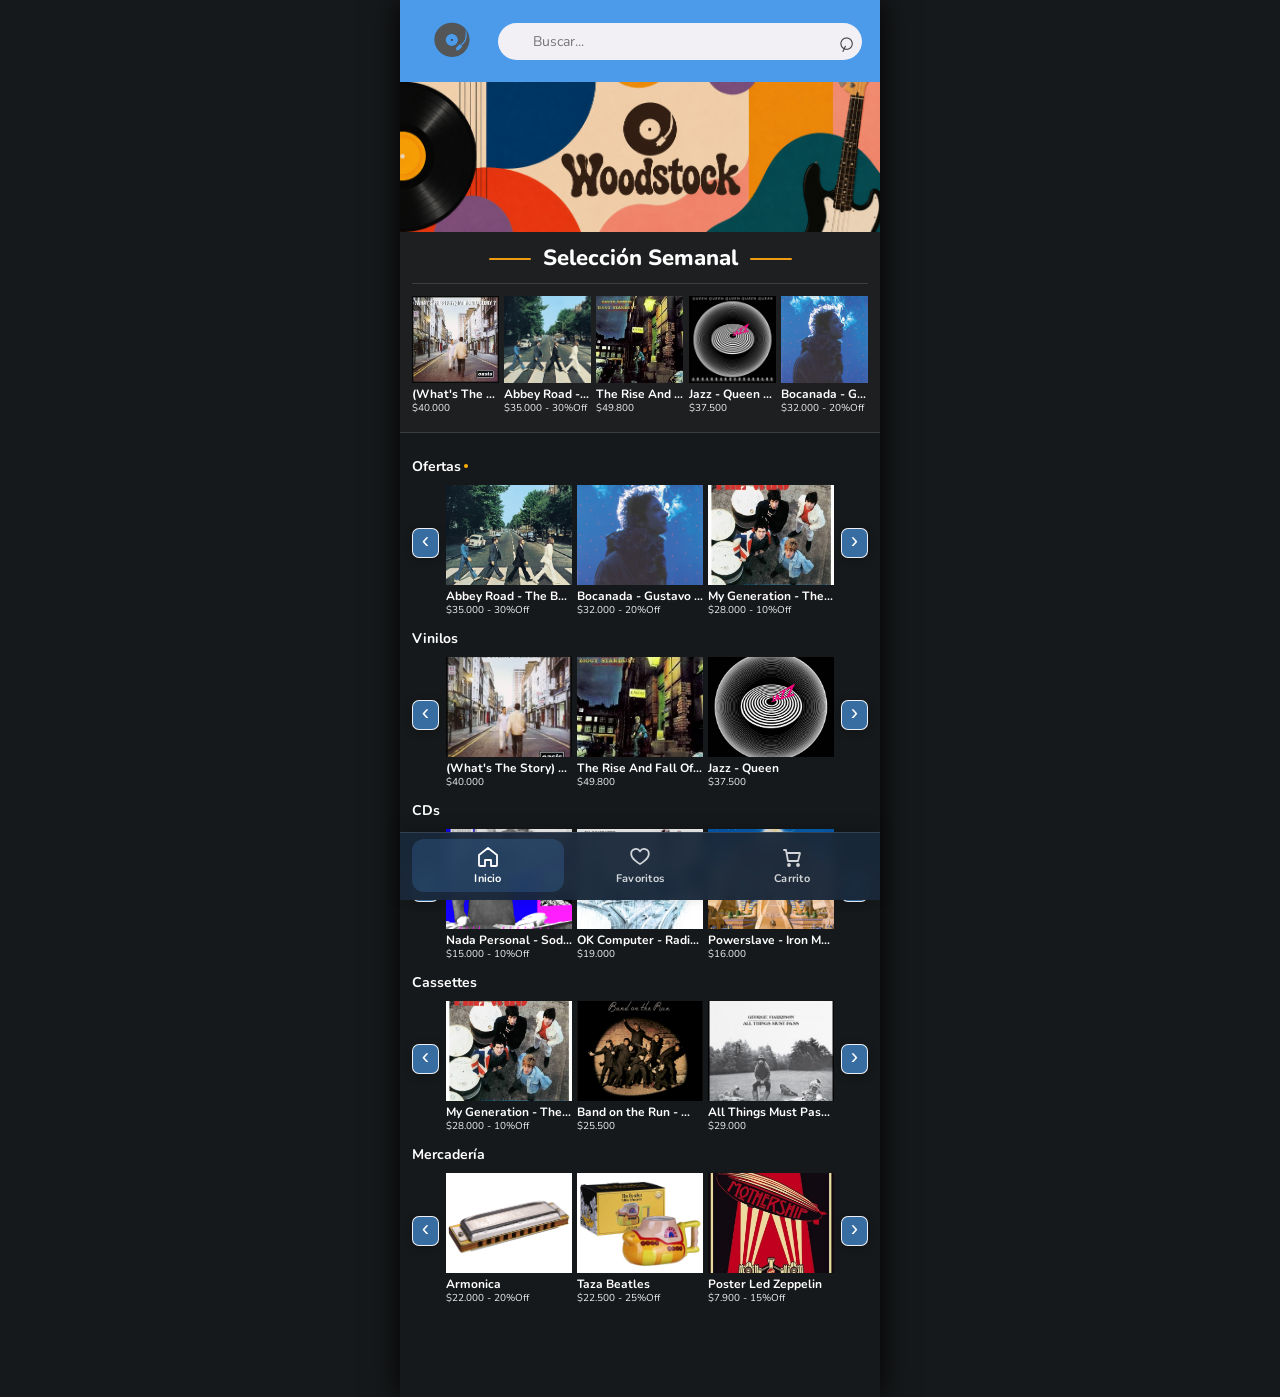
<file: html/index.html>
<!DOCTYPE html>
<html lang="es">

<head>
    <meta charset="UTF-8">
    <meta name="viewport" content="width=device-width, initial-scale=1.0">
    <title>Woodstock - Inicio</title>
    <link rel="icon" href="../img/logo.png" type="image/png">
    <link rel="stylesheet" type="text/css" href="../css/style.css"/>
</head>

<body>
    <header class="topbar">
        <a class="brand" href="#" aria-label="Woodstock inicio"><img src="../img/logo.png" alt="Woodstock"></a>
        <form class="search-form" action="busqueda.html" method="get">
            <label class="search-box"><span class="sr-only">Buscar productos</span><input type="search" name="q" placeholder="Buscar..." aria-label="Buscar productos"><button type="submit" class="search-submit" aria-label="Buscar"><span class="search-icon">⌕</span></button></label>
        </form>
    </header>
    <main>
        <div class="hero"><img src="../img/banner.png" alt="Selección de música Woodstock"></div>
        <section class="catalog" aria-label="Catálogo de productos">
            <section class="weekly-section" aria-labelledby="weekly-title">
                <h1 id="weekly-title">Selección Semanal</h1>
                <div class="product-row">
                    <article class="product-card"><img src="../img/vinilos/morning glory.avif" alt="Álbum Morning Glory"><strong>(What's The Story) Morning Glory - Oasis - Vinilo</strong><small>$40.000</small></article>
                    <article class="product-card"><img src="../img/vinilos/abbey road.jpg" alt="Álbum Abbey Road"><strong>Abbey Road - The Beatles - Vinilo</strong><small>$35.000 - 30%Off</small></article>
                    <article class="product-card"><img src="../img/vinilos/ziggy stardust.avif" alt="Álbum Ziggy Stardust"><strong>The Rise And Fall Of Ziggy Stardust And The Spiders From Mars - David Bowie - Vinilo</strong><small>$49.800</small></article>
                    <article class="product-card"><img src="../img/vinilos/jazz.jpeg" alt="Álbum de jazz"><strong>Jazz - Queen - Vinilo</strong><small>$37.500</small></article>
                    <article class="product-card"><img src="../img/vinilos/bocanada.jpg" alt="Álbum Bocanada"><strong>Bocanada - Gustavo Cerati - Vinilo</strong><small>$32.000 - 20%Off</small></article>
                </div>
            </section>
            <div class="category" id="ofertas" data-category="ofertas">
                <div class="category-heading"><h2><a class="category-link" href="ofertas.html">Ofertas</a></h2></div>
                <div class="category-carousel"><div class="carousel-controls"><button class="category-arrow carousel-prev" type="button" aria-label="Retroceder Ofertas">‹</button><button class="category-arrow carousel-next" type="button" aria-label="Avanzar Ofertas">›</button></div><div class="product-row"><article class="product-card"><img src="../img/ofertas/abbey road.jpg" alt="Abbey Road"><strong>Abbey Road - The Beatles - Vinilo</strong><small>$35.000 - 30%Off</small></article><article class="product-card"><img src="../img/ofertas/bocanada.jpg" alt="Bocanada"><strong>Bocanada - Gustavo Cerati - Vinilo</strong><small>$32.000 20%Off</small></article><article class="product-card"><img src="../img/ofertas/my generation.jpg" alt="My Generation"><strong>My Generation - The Who - Cassette</strong><small>$28.000 - 10%Off</small></article></div></div>
            </div>
            <div class="category" id="vinilos" data-category="vinilos">
                <div class="category-heading"><h2><a class="category-link" href="vinilos.html">Vinilos</a></h2></div>
                <div class="category-carousel"><div class="carousel-controls"><button class="category-arrow carousel-prev" type="button" aria-label="Retroceder Vinilos">‹</button><button class="category-arrow carousel-next" type="button" aria-label="Avanzar Vinilos">›</button></div><div class="product-row"><article class="product-card"><img src="../img/vinilos/morning glory.avif" alt="Vinilo Morning Glory"><strong>Morning Glory - Oasis</strong><small>$20.000</small></article><article class="product-card"><img src="../img/vinilos/ziggy stardust.avif" alt="Vinilo Ziggy Stardust"><strong>Ziggy Stardust - David Bowie</strong><small>$29.800</small></article><article class="product-card"><img src="../img/vinilos/jazz.jpeg" alt="Vinilo Jazz de Queen"><strong>Jazz - Queen</strong><small>$27.500</small></article></div></div>
            </div>
            <div class="category" data-category="cds"><div class="category-heading"><h2><a class="category-link" href="cds.html">CDs</a></h2></div><div class="category-carousel"><div class="carousel-controls"><button class="category-arrow carousel-prev" type="button" aria-label="Retroceder CDs">‹</button><button class="category-arrow carousel-next" type="button" aria-label="Avanzar CDs">›</button></div><div class="product-row"><article class="product-card"><img src="../img/cds/nada personal.jpg" alt="CD Nada Personal"><strong>Nada Personal - Soda Stereo</strong><small>$35.000</small></article><article class="product-card"><img src="../img/cds/ok computer.png" alt="CD OK Computer"><strong>OK Computer - Radiohead</strong><small>$29.000</small></article><article class="product-card"><img src="../img/cds/powerslave.jpg" alt="CD Powerslave"><strong>Powerslave - Iron Maiden</strong><small>$26.000</small></article></div></div></div>
            <div class="category" data-category="cassettes"><div class="category-heading"><h2><a class="category-link" href="cassettes.html">Cassettes</a></h2></div><div class="category-carousel"><div class="carousel-controls"><button class="category-arrow carousel-prev" type="button" aria-label="Retroceder Cassettes">‹</button><button class="category-arrow carousel-next" type="button" aria-label="Avanzar Cassettes">›</button></div><div class="product-row"><article class="product-card"><img src="../img/cassettes/my generation.jpg" alt="Cassette My Generation"><strong>My Generation - The Who</strong><small>$18.000</small></article><article class="product-card"><img src="../img/cassettes/band on the run.jpg" alt="Cassette Band on the Run"><strong>Band on the Run - Wings</strong><small>$18.500</small></article><article class="product-card"><img src="../img/cassettes/all things must pass.jpg" alt="Cassette All Things Must Pass"><strong>All Things Must Pass</strong><small>$19.500</small></article></div></div></div>
            <div class="category" data-category="mercaderia"><div class="category-heading"><h2><a class="category-link" href="mercaderia.html">Mercadería</a></h2></div><div class="category-carousel"><div class="carousel-controls"><button class="category-arrow carousel-prev" type="button" aria-label="Retroceder Mercadería">‹</button><button class="category-arrow carousel-next" type="button" aria-label="Avanzar Mercadería">›</button></div><div class="product-row"><article class="product-card"><img src="../img/mercaderia/armonica.webp" alt="Armónica"><strong>Armónica</strong><small>$18.000</small></article><article class="product-card"><img src="../img/mercaderia/taza1.jpg" alt="Taza Woodstock"><strong>Taza Woodstock</strong><small>$12.500</small></article><article class="product-card"><img src="../img/mercaderia/poster1.jpg" alt="Póster Woodstock"><strong>Póster Woodstock</strong><small>$9.900</small></article></div></div></div>
        </section>
    </main>
    <nav class="bottom-nav" aria-label="Navegación principal"><a class="active" href="#"><span class="nav-icon" aria-hidden="true"><svg viewBox="0 0 24 24"><path d="m3 10 9-7 9 7v10a1 1 0 0 1-1 1h-5v-6H9v6H4a1 1 0 0 1-1-1V10Z"/></svg></span>Inicio</a><a href="#"><span class="nav-icon" aria-hidden="true"><svg viewBox="0 0 24 24"><path d="M20.8 8.7c0 5.5-8.8 10.3-8.8 10.3S3.2 14.2 3.2 8.7A4.7 4.7 0 0 1 12 6.4a4.7 4.7 0 0 1 8.8 2.3Z"/></svg></span>Favoritos</a><a href="#"><span class="nav-icon" aria-hidden="true"><svg viewBox="0 0 24 24"><path d="M4 5h2l2 11h10l2-8H7M10 20a1 1 0 1 1-2 0 1 1 0 0 1 2 0Zm9 0a1 1 0 1 1-2 0 1 1 0 0 1 2 0Z"/></svg></span>Carrito</a><a href="#"><span class="nav-icon" aria-hidden="true"><svg viewBox="0 0 24 24"><path d="M4 20V7a2 2 0 0 1 2-2h12a2 2 0 0 1 2 2v13M8 5V3h8v2M8 20v-5h8v5M4 9h16"/></svg></span>Vender</a></nav>
    <script src="../js/script.js" defer></script>
</body>
</file>
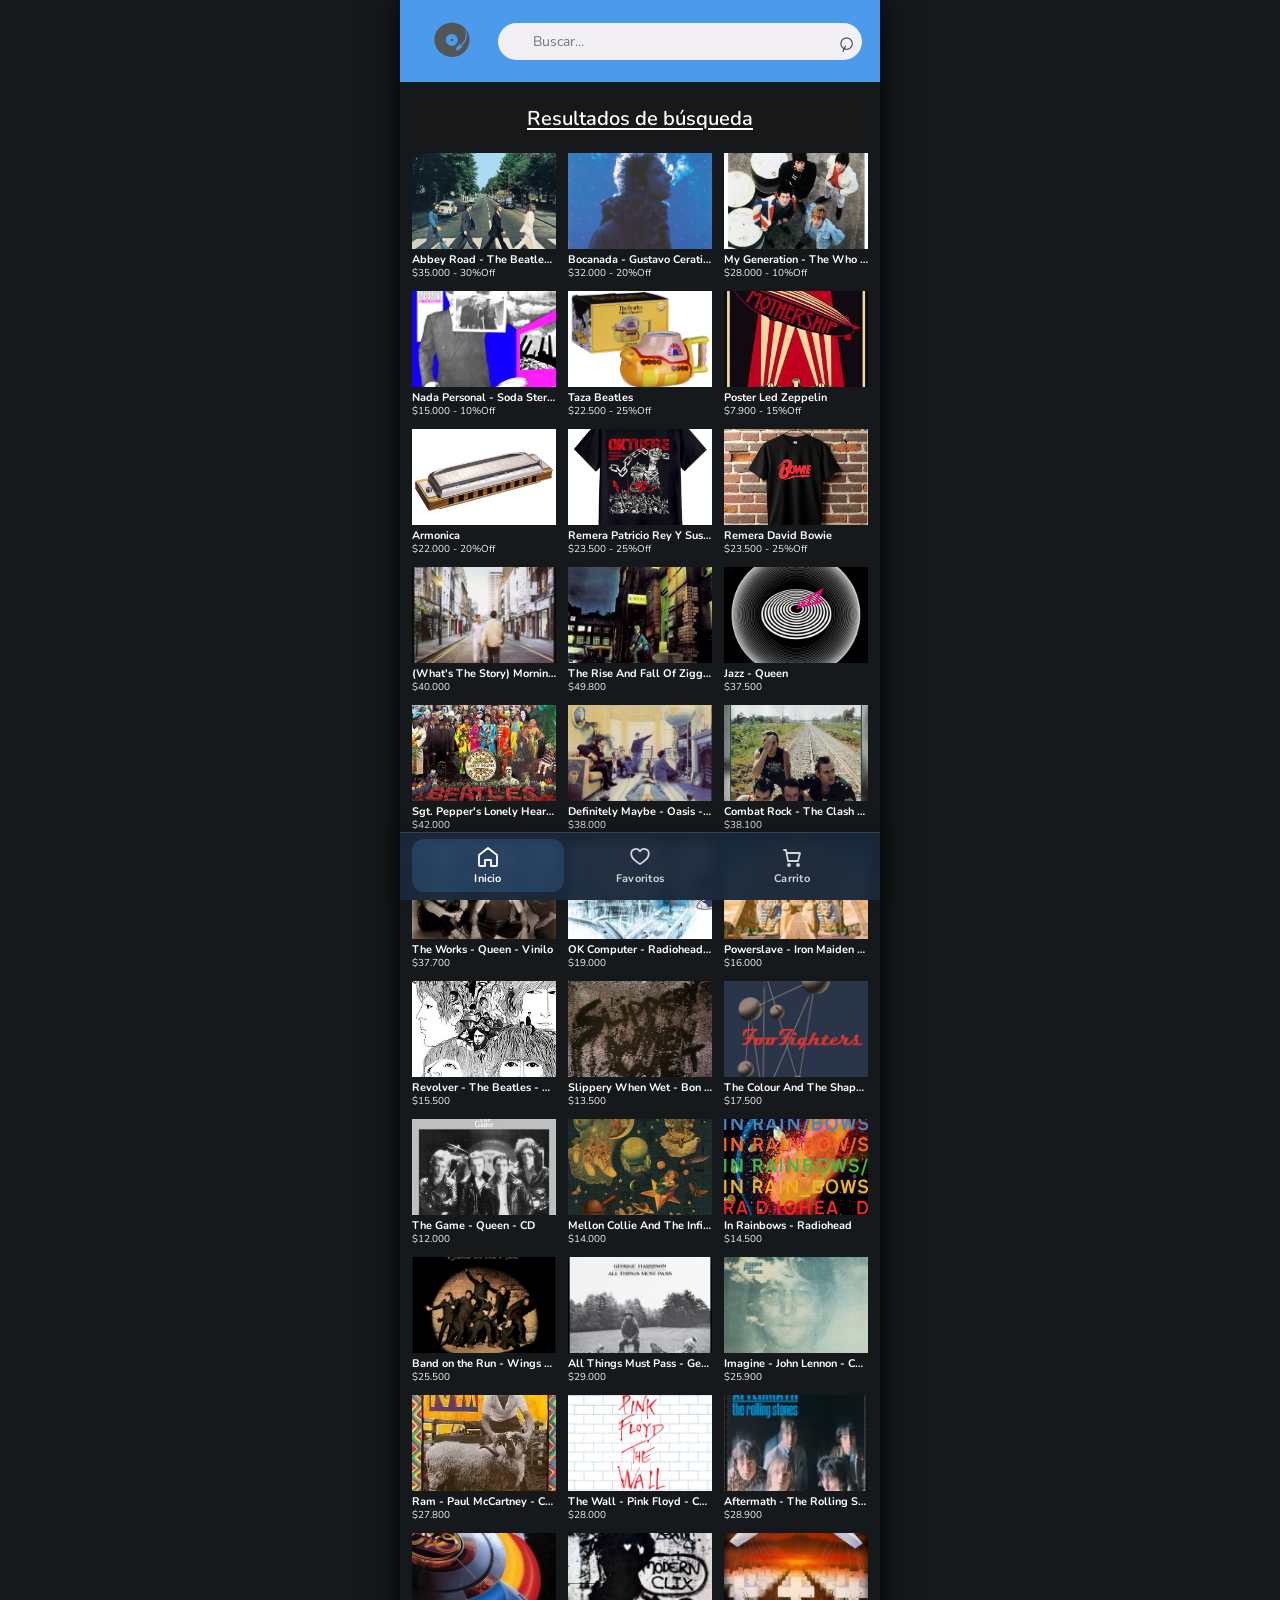
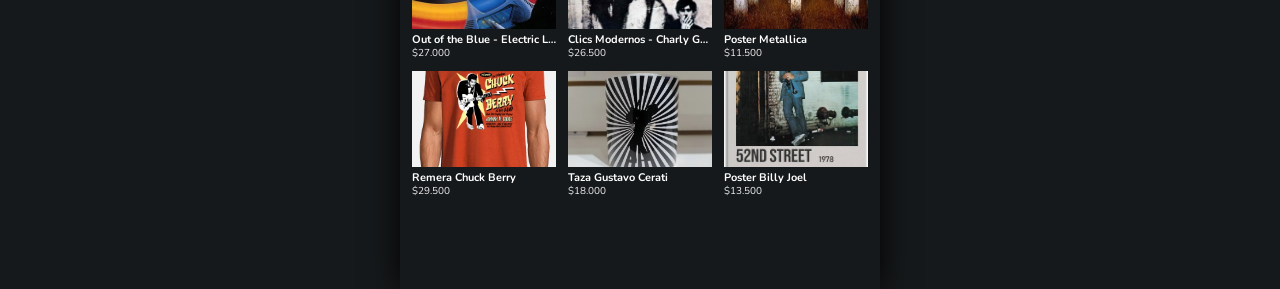
<file: html/busqueda.html>
<!DOCTYPE html>
<html lang="es">

<head>
    <meta charset="UTF-8">
    <meta name="viewport" content="width=device-width, initial-scale=1.0">
    <title>Woodstock - Búsqueda</title>
    <link rel="icon" href="../img/logo.png" type="image/png">
    <link rel="stylesheet" type="text/css" href="../css/style.css"/>
</head>

<body>
    <header class="topbar">
        <a class="brand" href="index.html" aria-label="Woodstock inicio"><img src="../img/logo.png" alt="Woodstock"></a>
        <form class="search-form" action="busqueda.html" method="get">
            <label class="search-box"><span class="sr-only">Buscar productos</span><input type="search" name="q" placeholder="Buscar..." aria-label="Buscar productos"><button type="submit" class="search-submit" aria-label="Buscar"><span class="search-icon">⌕</span></button></label>
        </form>
    </header>

    <main class="search-page">
        <section class="search-results-wrap">
            <h1 class="search-title">Resultados de búsqueda</h1>
            <div id="search-results" class="search-results"></div>
        </section>
    </main>

    <nav class="bottom-nav" aria-label="Navegación principal"><a class="active" href="index.html"><span class="nav-icon" aria-hidden="true"><svg viewBox="0 0 24 24"><path d="m3 10 9-7 9 7v10a1 1 0 0 1-1 1h-5v-6H9v6H4a1 1 0 0 1-1-1V10Z"/></svg></span>Inicio</a><a href="#"><span class="nav-icon" aria-hidden="true"><svg viewBox="0 0 24 24"><path d="M20.8 8.7c0 5.5-8.8 10.3-8.8 10.3S3.2 14.2 3.2 8.7A4.7 4.7 0 0 1 12 6.4a4.7 4.7 0 0 1 8.8 2.3Z"/></svg></span>Favoritos</a><a href="#"><span class="nav-icon" aria-hidden="true"><svg viewBox="0 0 24 24"><path d="M4 5h2l2 11h10l2-8H7M10 20a1 1 0 1 1-2 0 1 1 0 0 1 2 0Zm9 0a1 1 0 1 1-2 0 1 1 0 0 1 2 0Z"/></svg></span>Carrito</a><a href="#"><span class="nav-icon" aria-hidden="true"><svg viewBox="0 0 24 24"><path d="M4 20V7a2 2 0 0 1 2-2h12a2 2 0 0 1 2 2v13M8 5V3h8v2M8 20v-5h8v5M4 9h16"/></svg></span>Vender</a></nav>
    <script src="../js/script.js" defer></script>
</body>
</file>
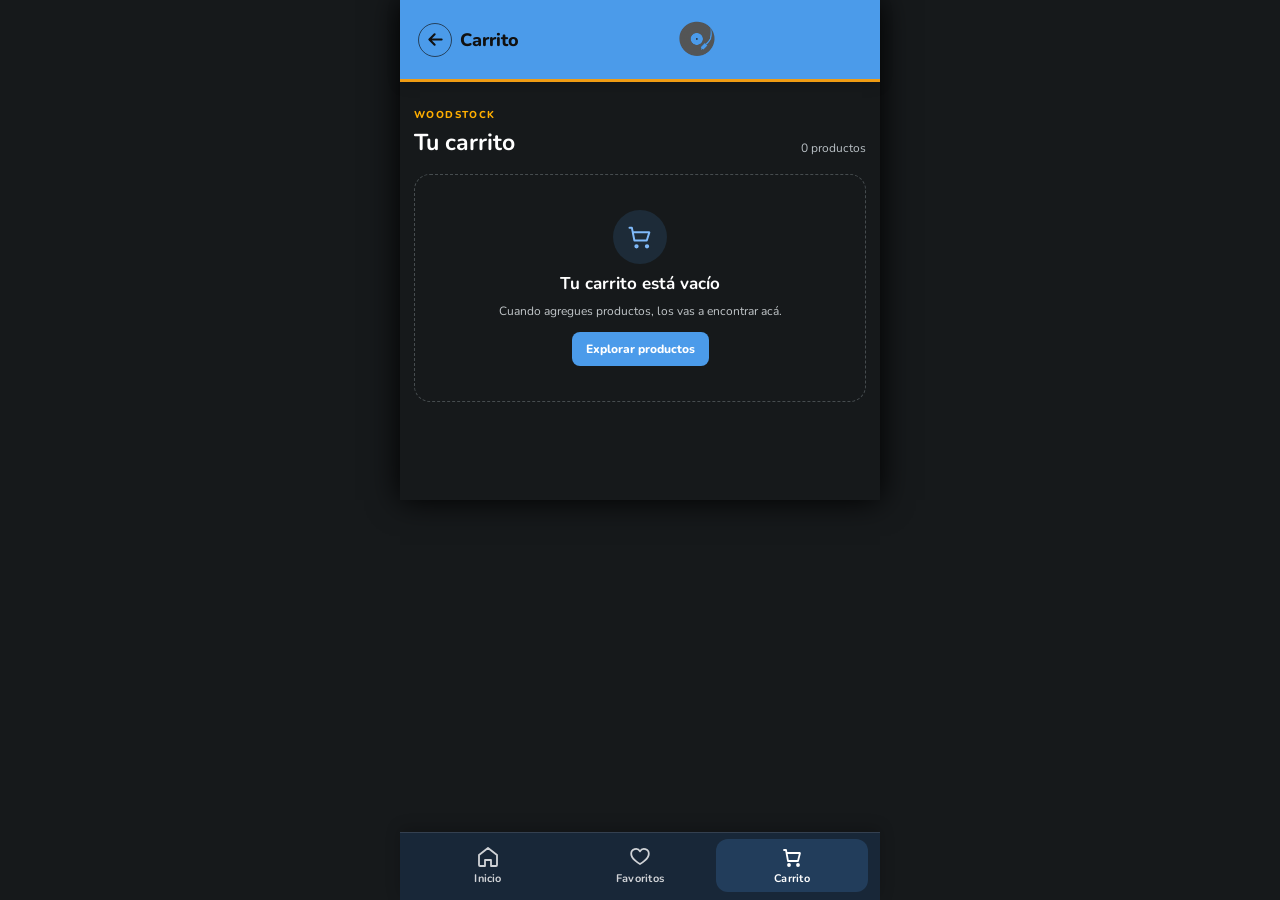
<file: html/carrito.html>
<!DOCTYPE html>
<html lang="es">

<head>
    <meta charset="UTF-8">
    <meta name="viewport" content="width=device-width, initial-scale=1.0">
    <title>Woodstock - Carrito</title>
    <link rel="icon" href="../img/logo.png" type="image/png">
    <link rel="stylesheet" type="text/css" href="../css/style.css"/>
</head>

<body>
    <header class="topbar offers-topbar">
        <div class="offers-header-row"><a class="back-link" href="index.html" aria-label="Volver al inicio"><svg viewBox="0 0 24 24" aria-hidden="true"><path d="M19 12H5M11 18l-6-6 6-6"/></svg></a><h1>Carrito</h1></div>
        <a class="brand" href="index.html" aria-label="Woodstock inicio"><img src="../img/logo.png" alt="Woodstock"></a>
    </header>

    <main class="cart-page">
        <div id="cart-heading" class="cart-heading">
            <div><span class="cart-eyebrow">WOODSTOCK</span><h2>Tu carrito</h2></div>
            <span id="cart-item-count" class="cart-item-count">0 productos</span>
        </div>
        <p id="cart-error" class="cart-error" role="alert" hidden></p>
        <div id="cart-items" class="cart-items" aria-live="polite"></div>
        <section id="cart-summary" class="cart-summary" hidden aria-label="Resumen del carrito">
            <div class="cart-breakdown-row"><span>Productos</span><strong id="cart-subtotal">$0</strong></div>
            <div class="cart-breakdown-row"><span>Envío</span><strong>$3.500</strong></div>
            <div class="cart-total-row"><span>Total</span><strong id="cart-total">$0</strong></div>
            <button id="checkout-button" class="checkout-button" type="button">Continuar y pagar</button>
            <p id="checkout-message" class="checkout-message" role="status" aria-live="polite"></p>
        </section>
        <section id="purchase-confirmation" class="purchase-confirmation" hidden role="status" aria-live="polite">
            <span class="confirmation-icon" aria-hidden="true"><svg viewBox="0 0 64 64"><circle class="confirmation-circle" cx="32" cy="32" r="27"/><path class="confirmation-check" d="m19 33 9 9 18-20"/></svg></span>
            <h2>¡Pago realizado!</h2>
            <p>Tu compra fue confirmada. Tus productos llegarán en 2 días.</p>
            <a href="index.html">Seguir comprando</a>
        </section>
        <section id="cart-empty" class="cart-empty" hidden>
            <span class="empty-cart-icon" aria-hidden="true"><svg viewBox="0 0 24 24"><path d="M3 4h2l2.2 11h10.6L20 8H6M10 20a1 1 0 1 1-2 0 1 1 0 0 1 2 0Zm9 0a1 1 0 1 1-2 0 1 1 0 0 1 2 0Z"/></svg></span>
            <h2>Tu carrito está vacío</h2>
            <p>Cuando agregues productos, los vas a encontrar acá.</p>
            <a href="index.html">Explorar productos</a>
        </section>
    </main>

    <nav class="bottom-nav" aria-label="Navegación principal"><a href="index.html"><span class="nav-icon" aria-hidden="true"><svg viewBox="0 0 24 24"><path d="m3 10 9-7 9 7v10a1 1 0 0 1-1 1h-5v-6H9v6H4a1 1 0 0 1-1-1V10Z"/></svg></span>Inicio</a><a href="#"><span class="nav-icon" aria-hidden="true"><svg viewBox="0 0 24 24"><path d="M20.8 8.7c0 5.5-8.8 10.3-8.8 10.3S3.2 14.2 3.2 8.7A4.7 4.7 0 0 1 12 6.4a4.7 4.7 0 0 1 8.8 2.3Z"/></svg></span>Favoritos</a><a class="active" href="carrito.html" aria-current="page"><span class="nav-icon" aria-hidden="true"><svg viewBox="0 0 24 24"><path d="M4 5h2l2 11h10l2-8H7M10 20a1 1 0 1 1-2 0 1 1 0 0 1 2 0Zm9 0a1 1 0 1 1-2 0 1 1 0 0 1 2 0Z"/></svg></span>Carrito</a><a href="#"><span class="nav-icon" aria-hidden="true"><svg viewBox="0 0 24 24"><path d="M4 20V7a2 2 0 0 1 2-2h12a2 2 0 0 1 2 2v13M8 5V3h8v2M8 20v-5h8v5M4 9h16"/></svg></span>Vender</a></nav>
    <script src="../js/script.js" defer></script>
</body>
</file>
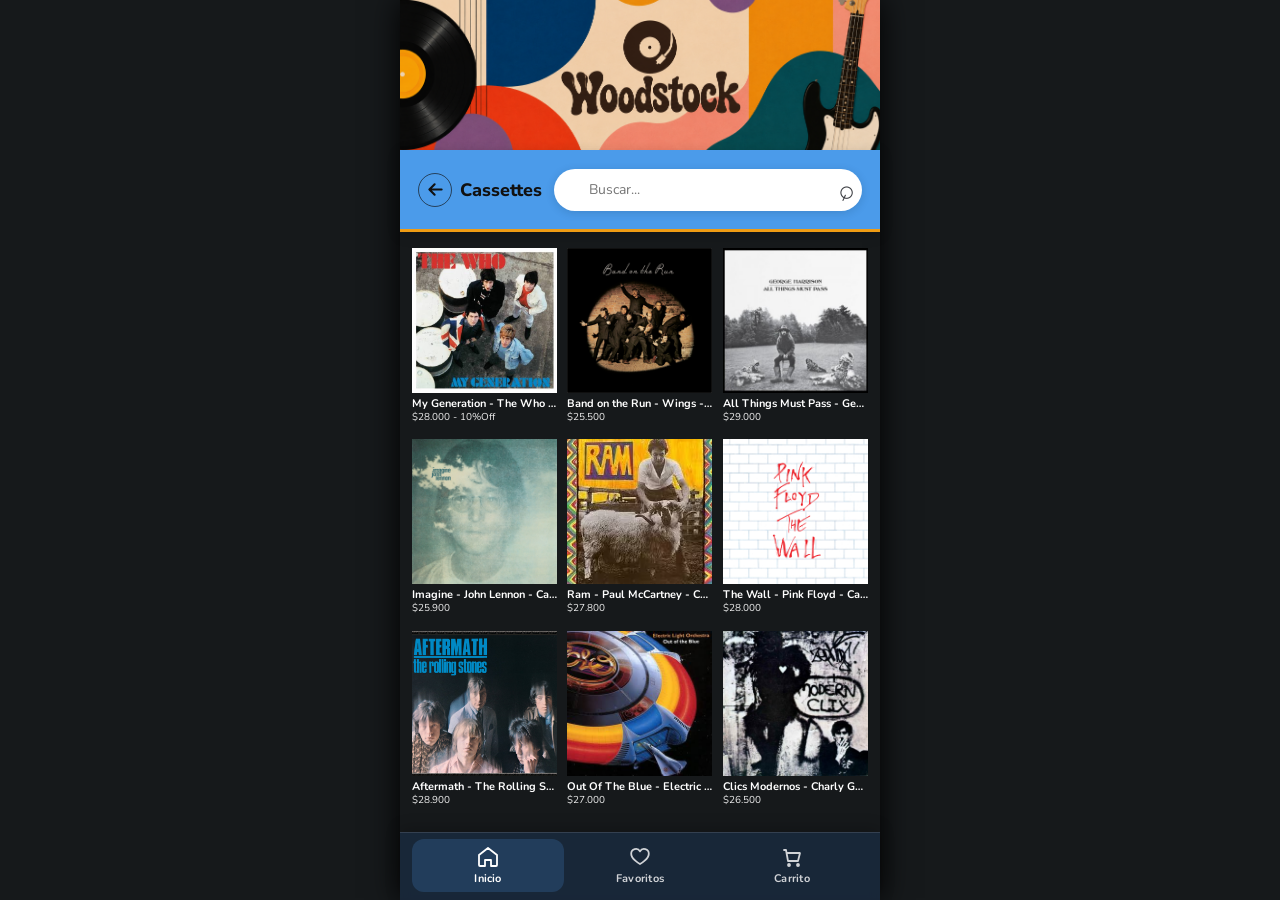
<file: html/cassettes.html>
<!DOCTYPE html>
<html lang="es">

<head>
    <meta charset="UTF-8">
    <meta name="viewport" content="width=device-width, initial-scale=1.0">
    <title>Woodstock - Cassettes</title>
    <link rel="icon" href="../img/logo.png" type="image/png">
    <link rel="stylesheet" type="text/css" href="../css/style.css"/>
</head>

<body>
    <div class="hero"><img src="../img/banner.png" alt="Selección de música Woodstock"></div>
    <header class="topbar offers-topbar">
        <div class="offers-header-row"><a class="back-link" href="index.html" aria-label="Volver al inicio"><svg viewBox="0 0 24 24" aria-hidden="true"><path d="M19 12H5M11 18l-6-6 6-6"/></svg></a><h1>Cassettes</h1></div>
        <form class="search-form" action="busqueda.html" method="get">
            <label class="search-box"><span class="sr-only">Buscar productos</span><input type="search" name="q" placeholder="Buscar..." aria-label="Buscar productos"><button type="submit" class="search-submit" aria-label="Buscar"><span class="search-icon">⌕</span></button></label>
        </form>
    </header>

    <main class="offers-page">
        <section class="offers-grid" aria-label="Cassettes">
            <article class="product-card"><img src="../img/cassettes/my generation.jpg" alt="Cassette My Generation"><strong>My Generation - The Who - Cassette</strong><small>$28.000 - 10%Off</small></article>
            <article class="product-card"><img src="../img/cassettes/band on the run.jpg" alt="Cassette Band on the Run"><strong>Band on the Run - Wings - Cassette</strong><small>$25.500</small></article>
            <article class="product-card"><img src="../img/cassettes/all things must pass.jpg" alt="Cassette All Things Must Pass"><strong>All Things Must Pass - George Harrison - Cassette</strong><small>$29.000</small></article>
            <article class="product-card"><img src="../img/cassettes/imagine.jpg" alt="Cassette Imagine"><strong>Imagine - John Lennon - Cassette</strong><small>$25.900</small></article>
            <article class="product-card"><img src="../img/cassettes/ram.avif" alt="Cassette Ram"><strong>Ram - Paul McCartney - Cassette</strong><small>$27.800</small></article>
            <article class="product-card"><img src="../img/cassettes/the wall.jpg" alt="Cassette The Wall"><strong>The Wall - Pink Floyd - Cassette</strong><small>$28.000</small></article>
            <article class="product-card"><img src="../img/cassettes/aftermath.jpg" alt="Cassette Aftermath"><strong>Aftermath - The Rolling Stones - Cassette</strong><small>$28.900</small></article>
            <article class="product-card"><img src="../img/cassettes/out of the blue.jpg" alt="Cassette Out of the Blue"><strong>Out Of The Blue - Electric Light Orchestra - Cassette</strong><small>$27.000</small></article>
            <article class="product-card"><img src="../img/cassettes/clics modernos.jpg" alt="Cassette Clics Modernos"><strong>Clics Modernos - Charly García - Cassette</strong><small>$26.500</small></article>
        </section>
    </main>

    <nav class="bottom-nav" aria-label="Navegación principal"><a class="active" href="index.html"><span class="nav-icon" aria-hidden="true"><svg viewBox="0 0 24 24"><path d="m3 10 9-7 9 7v10a1 1 0 0 1-1 1h-5v-6H9v6H4a1 1 0 0 1-1-1V10Z"/></svg></span>Inicio</a><a href="#"><span class="nav-icon" aria-hidden="true"><svg viewBox="0 0 24 24"><path d="M20.8 8.7c0 5.5-8.8 10.3-8.8 10.3S3.2 14.2 3.2 8.7A4.7 4.7 0 0 1 12 6.4a4.7 4.7 0 0 1 8.8 2.3Z"/></svg></span>Favoritos</a><a href="#"><span class="nav-icon" aria-hidden="true"><svg viewBox="0 0 24 24"><path d="M4 5h2l2 11h10l2-8H7M10 20a1 1 0 1 1-2 0 1 1 0 0 1 2 0Zm9 0a1 1 0 1 1-2 0 1 1 0 0 1 2 0Z"/></svg></span>Carrito</a><a href="#"><span class="nav-icon" aria-hidden="true"><svg viewBox="0 0 24 24"><path d="M4 20V7a2 2 0 0 1 2-2h12a2 2 0 0 1 2 2v13M8 5V3h8v2M8 20v-5h8v5M4 9h16"/></svg></span>Vender</a></nav>
    <script src="../js/script.js" defer></script>
</body>
</file>
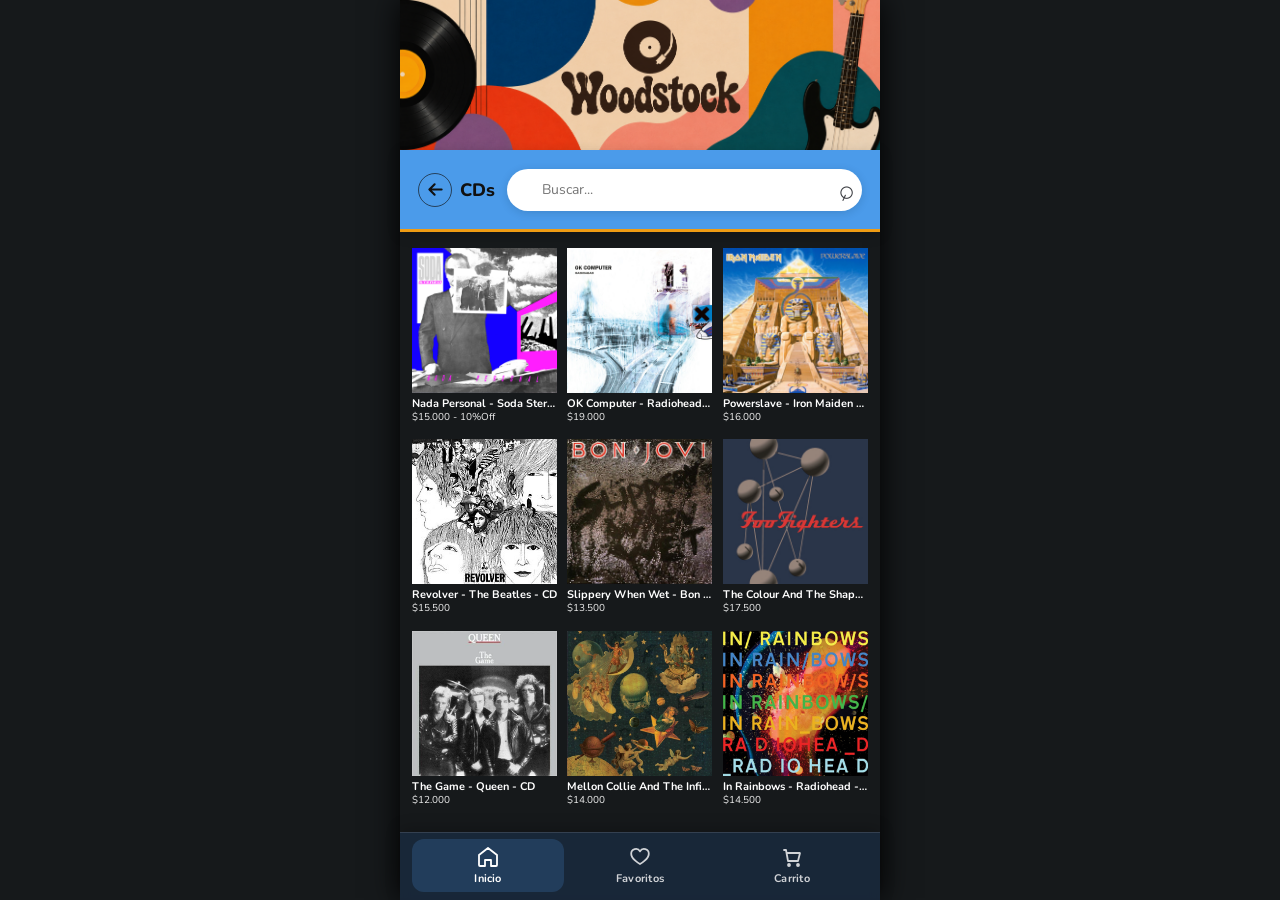
<file: html/cds.html>
<!DOCTYPE html>
<html lang="es">

<head>
    <meta charset="UTF-8">
    <meta name="viewport" content="width=device-width, initial-scale=1.0">
    <title>Woodstock - CDs</title>
    <link rel="icon" href="../img/logo.png" type="image/png">
    <link rel="stylesheet" type="text/css" href="../css/style.css"/>
</head>

<body>
    <div class="hero"><img src="../img/banner.png" alt="Selección de música Woodstock"></div>
    <header class="topbar offers-topbar">
        <div class="offers-header-row"><a class="back-link" href="index.html" aria-label="Volver al inicio"><svg viewBox="0 0 24 24" aria-hidden="true"><path d="M19 12H5M11 18l-6-6 6-6"/></svg></a><h1>CDs</h1></div>
        <form class="search-form" action="busqueda.html" method="get">
            <label class="search-box"><span class="sr-only">Buscar productos</span><input type="search" name="q" placeholder="Buscar..." aria-label="Buscar productos"><button type="submit" class="search-submit" aria-label="Buscar"><span class="search-icon">⌕</span></button></label>
        </form>
    </header>

    <main class="offers-page">
        <section class="offers-grid" aria-label="CDs">
            <article class="product-card"><img src="../img/cds/nada personal.jpg" alt="CD Nada Personal"><strong>Nada Personal - Soda Stereo - CD</strong><small>$15.000 - 10%Off</small></article>
            <article class="product-card"><img src="../img/cds/ok computer.png" alt="CD OK Computer"><strong>OK Computer - Radiohead - CD</strong><small>$19.000</small></article>
            <article class="product-card"><img src="../img/cds/powerslave.jpg" alt="CD Powerslave"><strong>Powerslave - Iron Maiden - CD</strong><small>$16.000</small></article>
            <article class="product-card"><img src="../img/cds/revolver.jpg" alt="CD Revolver"><strong>Revolver - The Beatles - CD</strong><small>$15.500</small></article>
            <article class="product-card"><img src="../img/cds/slippery when wet.jpg" alt="CD Slippery When Wet"><strong>Slippery When Wet - Bon Jovi - CD</strong><small>$13.500</small></article>
            <article class="product-card"><img src="../img/cds/the colour and the shape.jpg" alt="CD The Colour and the Shape"><strong>The Colour And The Shape - Foo Fighters - CD</strong><small>$17.500</small></article>
            <article class="product-card"><img src="../img/cds/the game.webp" alt="CD The Game"><strong>The Game - Queen - CD</strong><small>$12.000</small></article>
            <article class="product-card"><img src="../img/cds/mellon collie and the infinite sadness.jpg" alt="CD Mellon Collie and the Infinite Sadness"><strong>Mellon Collie And The Infinite Sadness - The Smashing Pumpkins - CD</strong><small>$14.000</small></article>
            <article class="product-card"><img src="../img/cds/in rainbows.png" alt="CD In Rainbows"><strong>In Rainbows - Radiohead - CD</strong><small>$14.500</small></article>
        </section>
    </main>

    <nav class="bottom-nav" aria-label="Navegación principal"><a class="active" href="index.html"><span class="nav-icon" aria-hidden="true"><svg viewBox="0 0 24 24"><path d="m3 10 9-7 9 7v10a1 1 0 0 1-1 1h-5v-6H9v6H4a1 1 0 0 1-1-1V10Z"/></svg></span>Inicio</a><a href="#"><span class="nav-icon" aria-hidden="true"><svg viewBox="0 0 24 24"><path d="M20.8 8.7c0 5.5-8.8 10.3-8.8 10.3S3.2 14.2 3.2 8.7A4.7 4.7 0 0 1 12 6.4a4.7 4.7 0 0 1 8.8 2.3Z"/></svg></span>Favoritos</a><a href="#"><span class="nav-icon" aria-hidden="true"><svg viewBox="0 0 24 24"><path d="M4 5h2l2 11h10l2-8H7M10 20a1 1 0 1 1-2 0 1 1 0 0 1 2 0Zm9 0a1 1 0 1 1-2 0 1 1 0 0 1 2 0Z"/></svg></span>Carrito</a><a href="#"><span class="nav-icon" aria-hidden="true"><svg viewBox="0 0 24 24"><path d="M4 20V7a2 2 0 0 1 2-2h12a2 2 0 0 1 2 2v13M8 5V3h8v2M8 20v-5h8v5M4 9h16"/></svg></span>Vender</a></nav>
    <script src="../js/script.js" defer></script>
</body>
</file>
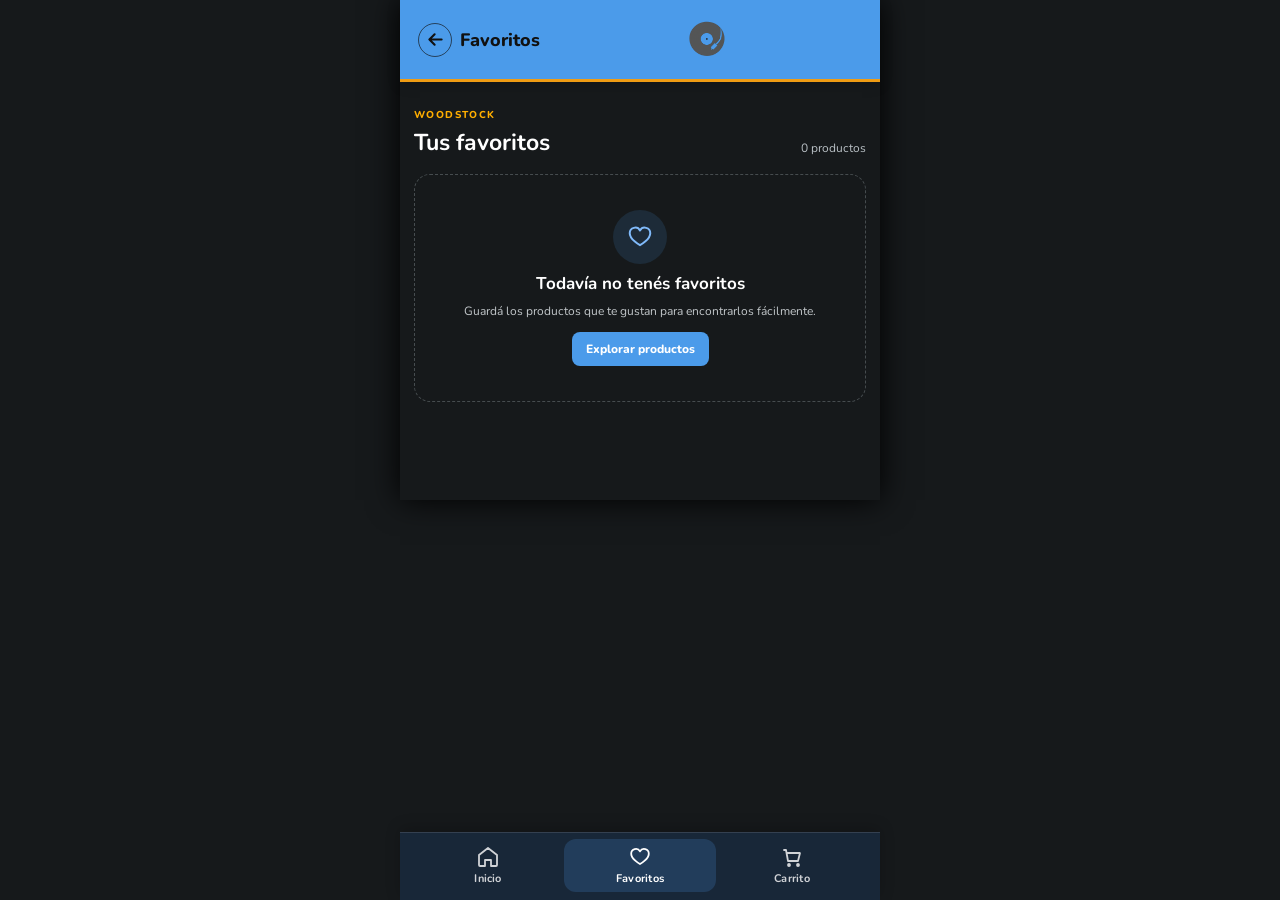
<file: html/favoritos.html>
<!DOCTYPE html>
<html lang="es">

<head>
    <meta charset="UTF-8">
    <meta name="viewport" content="width=device-width, initial-scale=1.0">
    <title>Woodstock - Favoritos</title>
    <link rel="icon" href="../img/logo.png" type="image/png">
    <link rel="stylesheet" type="text/css" href="../css/style.css"/>
</head>

<body>
    <header class="topbar offers-topbar">
        <div class="offers-header-row"><a class="back-link" href="index.html" aria-label="Volver al inicio"><svg viewBox="0 0 24 24" aria-hidden="true"><path d="M19 12H5M11 18l-6-6 6-6"/></svg></a><h1>Favoritos</h1></div>
        <a class="brand" href="index.html" aria-label="Woodstock inicio"><img src="../img/logo.png" alt="Woodstock"></a>
    </header>

    <main class="cart-page">
        <div class="cart-heading">
            <div><span class="cart-eyebrow">WOODSTOCK</span><h2>Tus favoritos</h2></div>
            <span id="favorite-item-count" class="cart-item-count">0 productos</span>
        </div>
        <p id="favorite-error" class="cart-error" role="alert" hidden></p>
        <div id="favorite-items" class="cart-items" aria-live="polite"></div>
        <section id="favorite-empty" class="cart-empty" hidden>
            <span class="empty-cart-icon" aria-hidden="true"><svg viewBox="0 0 24 24"><path d="M20.8 8.7c0 5.5-8.8 10.3-8.8 10.3S3.2 14.2 3.2 8.7A4.7 4.7 0 0 1 12 6.4a4.7 4.7 0 0 1 8.8 2.3Z"/></svg></span>
            <h2>Todavía no tenés favoritos</h2>
            <p>Guardá los productos que te gustan para encontrarlos fácilmente.</p>
            <a href="index.html">Explorar productos</a>
        </section>
    </main>

    <nav class="bottom-nav" aria-label="Navegación principal"><a href="index.html"><span class="nav-icon" aria-hidden="true"><svg viewBox="0 0 24 24"><path d="m3 10 9-7 9 7v10a1 1 0 0 1-1 1h-5v-6H9v6H4a1 1 0 0 1-1-1V10Z"/></svg></span>Inicio</a><a class="active" href="favoritos.html" aria-current="page"><span class="nav-icon" aria-hidden="true"><svg viewBox="0 0 24 24"><path d="M20.8 8.7c0 5.5-8.8 10.3-8.8 10.3S3.2 14.2 3.2 8.7A4.7 4.7 0 0 1 12 6.4a4.7 4.7 0 0 1 8.8 2.3Z"/></svg></span>Favoritos</a><a href="carrito.html"><span class="nav-icon" aria-hidden="true"><svg viewBox="0 0 24 24"><path d="M4 5h2l2 11h10l2-8H7M10 20a1 1 0 1 1-2 0 1 1 0 0 1 2 0Zm9 0a1 1 0 1 1-2 0 1 1 0 0 1 2 0Z"/></svg></span>Carrito</a></nav>
    <script src="../js/script.js" defer></script>
</body>

</html>
</file>
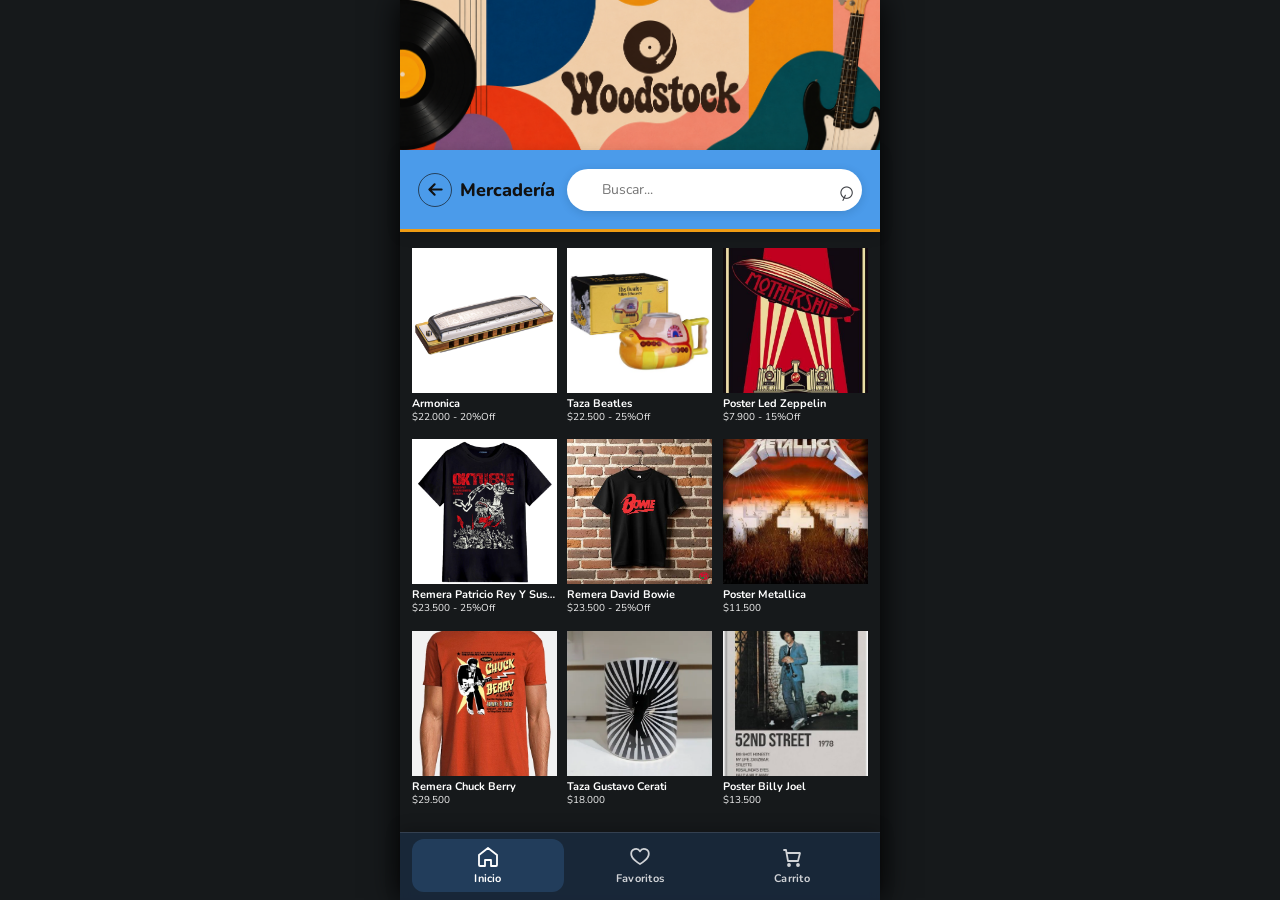
<file: html/mercaderia.html>
<!DOCTYPE html>
<html lang="es">

<head>
    <meta charset="UTF-8">
    <meta name="viewport" content="width=device-width, initial-scale=1.0">
    <title>Woodstock - Mercadería</title>
    <link rel="icon" href="../img/logo.png" type="image/png">
    <link rel="stylesheet" type="text/css" href="../css/style.css"/>
</head>

<body>
    <div class="hero"><img src="../img/banner.png" alt="Selección de música Woodstock"></div>
    <header class="topbar offers-topbar">
        <div class="offers-header-row"><a class="back-link" href="index.html" aria-label="Volver al inicio"><svg viewBox="0 0 24 24" aria-hidden="true"><path d="M19 12H5M11 18l-6-6 6-6"/></svg></a><h1>Mercadería</h1></div>
        <form class="search-form" action="busqueda.html" method="get">
            <label class="search-box"><span class="sr-only">Buscar productos</span><input type="search" name="q" placeholder="Buscar..." aria-label="Buscar productos"><button type="submit" class="search-submit" aria-label="Buscar"><span class="search-icon">⌕</span></button></label>
        </form>
    </header>

    <main class="offers-page">
        <section class="offers-grid" aria-label="Mercadería Woodstock">
            <article class="product-card"><img src="../img/mercaderia/armonica.webp" alt="Armónica"><strong>Armonica</strong><small>$22.000 - 20%Off</small></article>
            <article class="product-card"><img src="../img/mercaderia/taza1.jpg" alt="Taza Woodstock"><strong>Taza Beatles</strong><small>$22.500 - 25%Off</small></article>
            <article class="product-card"><img src="../img/mercaderia/poster1.jpg" alt="Póster Woodstock"><strong>Poster Led Zeppelin</strong><small>$7.900 - 15%Off</small></article>
            <article class="product-card"><img src="../img/mercaderia/remera1.webp" alt="Remera Woodstock"><strong>Remera Patricio Rey Y Sus Redonditos De Ricota</strong><small>$23.500 - 25%Off</small></article>
            <article class="product-card"><img src="../img/mercaderia/remera2.jpg" alt="Remera edición clásica"><strong>Remera David Bowie</strong><small>$23.500 - 25%Off</small></article>
            <article class="product-card"><img src="../img/mercaderia/poster2.jpg" alt="Póster musical edición 2"><strong>Poster Metallica</strong><small>$11.500</small></article>
            <article class="product-card"><img src="../img/mercaderia/remera3.webp" alt="Remera Woodstock edición 3"><strong>Remera Chuck Berry</strong><small>$29.500</small></article>
            <article class="product-card"><img src="../img/mercaderia/taza2.webp" alt="Taza musical edición 2"><strong>Taza Gustavo Cerati</strong><small>$18.000</small></article>
            <article class="product-card"><img src="../img/mercaderia/poster3.jpg" alt="Póster musical edición 3"><strong>Poster Billy Joel</strong><small>$13.500</small></article>
        </section>
    </main>

    <nav class="bottom-nav" aria-label="Navegación principal"><a class="active" href="index.html"><span class="nav-icon" aria-hidden="true"><svg viewBox="0 0 24 24"><path d="m3 10 9-7 9 7v10a1 1 0 0 1-1 1h-5v-6H9v6H4a1 1 0 0 1-1-1V10Z"/></svg></span>Inicio</a><a href="#"><span class="nav-icon" aria-hidden="true"><svg viewBox="0 0 24 24"><path d="M20.8 8.7c0 5.5-8.8 10.3-8.8 10.3S3.2 14.2 3.2 8.7A4.7 4.7 0 0 1 12 6.4a4.7 4.7 0 0 1 8.8 2.3Z"/></svg></span>Favoritos</a><a href="#"><span class="nav-icon" aria-hidden="true"><svg viewBox="0 0 24 24"><path d="M4 5h2l2 11h10l2-8H7M10 20a1 1 0 1 1-2 0 1 1 0 0 1 2 0Zm9 0a1 1 0 1 1-2 0 1 1 0 0 1 2 0Z"/></svg></span>Carrito</a><a href="#"><span class="nav-icon" aria-hidden="true"><svg viewBox="0 0 24 24"><path d="M4 20V7a2 2 0 0 1 2-2h12a2 2 0 0 1 2 2v13M8 5V3h8v2M8 20v-5h8v5M4 9h16"/></svg></span>Vender</a></nav>
    <script src="../js/script.js" defer></script>
</body>
</file>
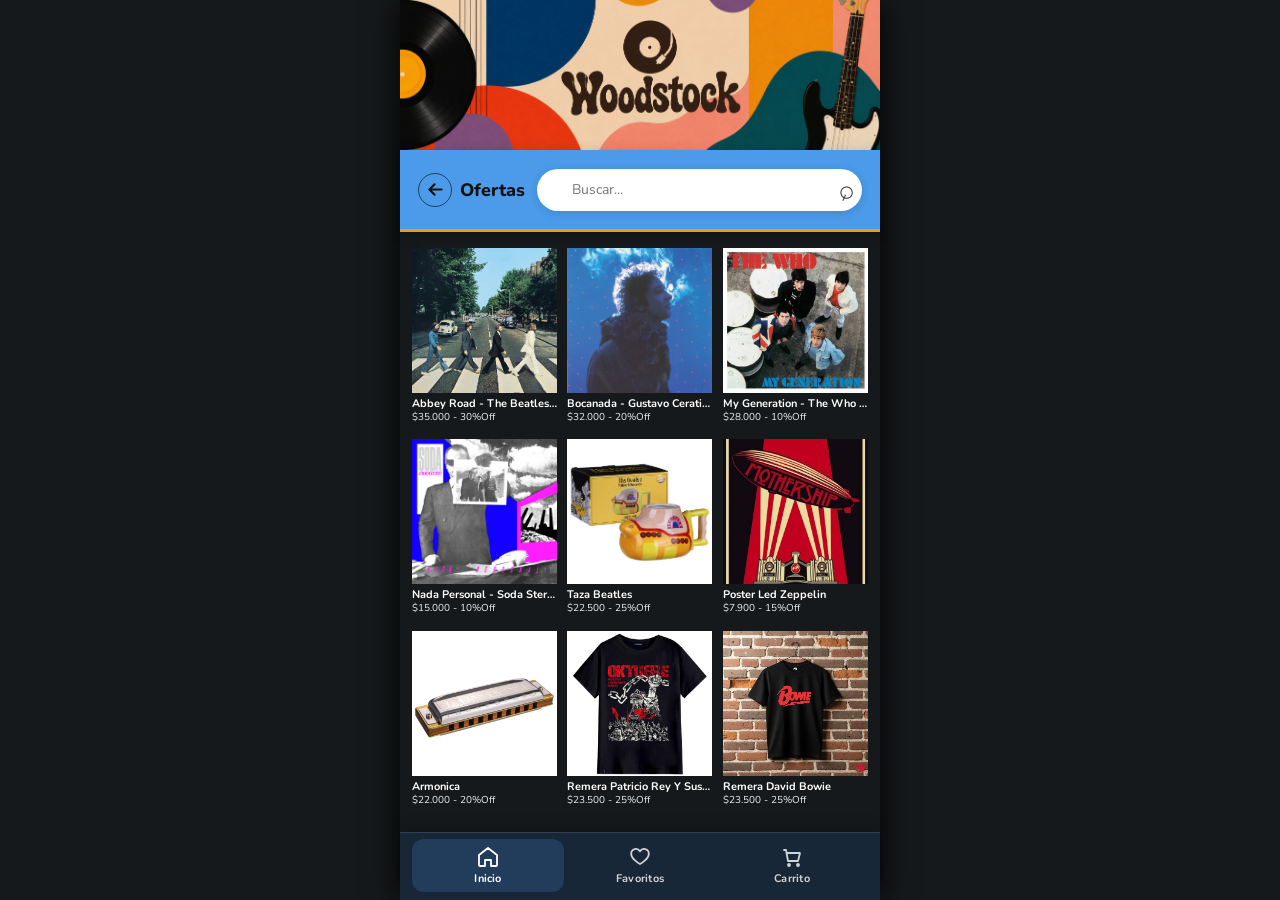
<file: html/ofertas.html>
<!DOCTYPE html>
<html lang="es">

<head>
    <meta charset="UTF-8">
    <meta name="viewport" content="width=device-width, initial-scale=1.0">
    <title>Woodstock - Ofertas</title>
    <link rel="icon" href="../img/logo.png" type="image/png">
    <link rel="stylesheet" type="text/css" href="../css/style.css"/>
</head>

<body>
    <div class="hero"><img src="../img/banner.png" alt="Selección de música Woodstock"></div>
    <header class="topbar offers-topbar">
        <div class="offers-header-row"><a class="back-link" href="index.html" aria-label="Volver al inicio"><svg viewBox="0 0 24 24" aria-hidden="true"><path d="M19 12H5M11 18l-6-6 6-6"/></svg></a><h1>Ofertas</h1></div>
        <form class="search-form" action="busqueda.html" method="get">
            <label class="search-box"><span class="sr-only">Buscar productos</span><input type="search" name="q" placeholder="Buscar..." aria-label="Buscar productos"><button type="submit" class="search-submit" aria-label="Buscar"><span class="search-icon">⌕</span></button></label>
        </form>
    </header>

    <main class="offers-page">
        <section class="offers-grid" aria-label="Productos en oferta">
            <article class="product-card"><img src="../img/ofertas/abbey road.jpg" alt="Vinilo Abbey Road"><strong>Abbey Road - The Beatles - Vinilo</strong><small>$35.000 - 30%Off</small></article>
            <article class="product-card"><img src="../img/ofertas/bocanada.jpg" alt="Vinilo Bocanada"><strong>Bocanada - Gustavo Cerati - Vinilo</strong><small>$32.000 - 20%Off</small></article>
            <article class="product-card"><img src="../img/ofertas/my generation.jpg" alt="Vinilo My Generation"><strong>My Generation - The Who - Cassette</strong><small>$28.000 - 10%Off</small></article>
            <article class="product-card"><img src="../img/ofertas/nada personal.jpg" alt="CD Nada Personal"><strong>Nada Personal - Soda Stereo - CD</strong><small>$15.000 - 10%Off</small></article>
            <article class="product-card"><img src="../img/ofertas/taza1.jpg" alt="Taza Woodstock"><strong>Taza Beatles</strong><small>$22.500 - 25%Off</small></article>
            <article class="product-card"><img src="../img/ofertas/poster1.jpg" alt="Póster Woodstock"><strong>Poster Led Zeppelin</strong><small>$7.900 - 15%Off</small></article>
            <article class="product-card"><img src="../img/ofertas/armonica.webp" alt="Armónica"><strong>Armonica</strong><small>$22.000 - 20%Off</small></article>
            <article class="product-card"><img src="../img/ofertas/remera1.webp" alt="Remera Woodstock"><strong>Remera Patricio Rey Y Sus Rednonditos De Ricota</strong><small>$23.500 - 25%Off</small></article>
            <article class="product-card"><img src="../img/ofertas/remera2.jpg" alt="Remera de música"><strong>Remera David Bowie</strong><small>$23.500 - 25%Off</small></article>
        </section>
    </main>

    <nav class="bottom-nav" aria-label="Navegación principal"><a class="active" href="index.html"><span class="nav-icon" aria-hidden="true"><svg viewBox="0 0 24 24"><path d="m3 10 9-7 9 7v10a1 1 0 0 1-1 1h-5v-6H9v6H4a1 1 0 0 1-1-1V10Z"/></svg></span>Inicio</a><a href="#"><span class="nav-icon" aria-hidden="true"><svg viewBox="0 0 24 24"><path d="M20.8 8.7c0 5.5-8.8 10.3-8.8 10.3S3.2 14.2 3.2 8.7A4.7 4.7 0 0 1 12 6.4a4.7 4.7 0 0 1 8.8 2.3Z"/></svg></span>Favoritos</a><a href="#"><span class="nav-icon" aria-hidden="true"><svg viewBox="0 0 24 24"><path d="M4 5h2l2 11h10l2-8H7M10 20a1 1 0 1 1-2 0 1 1 0 0 1 2 0Zm9 0a1 1 0 1 1-2 0 1 1 0 0 1 2 0Z"/></svg></span>Carrito</a><a href="#"><span class="nav-icon" aria-hidden="true"><svg viewBox="0 0 24 24"><path d="M4 20V7a2 2 0 0 1 2-2h12a2 2 0 0 1 2 2v13M8 5V3h8v2M8 20v-5h8v5M4 9h16"/></svg></span>Vender</a></nav>
    <script src="../js/script.js" defer></script>
</body>
</file>
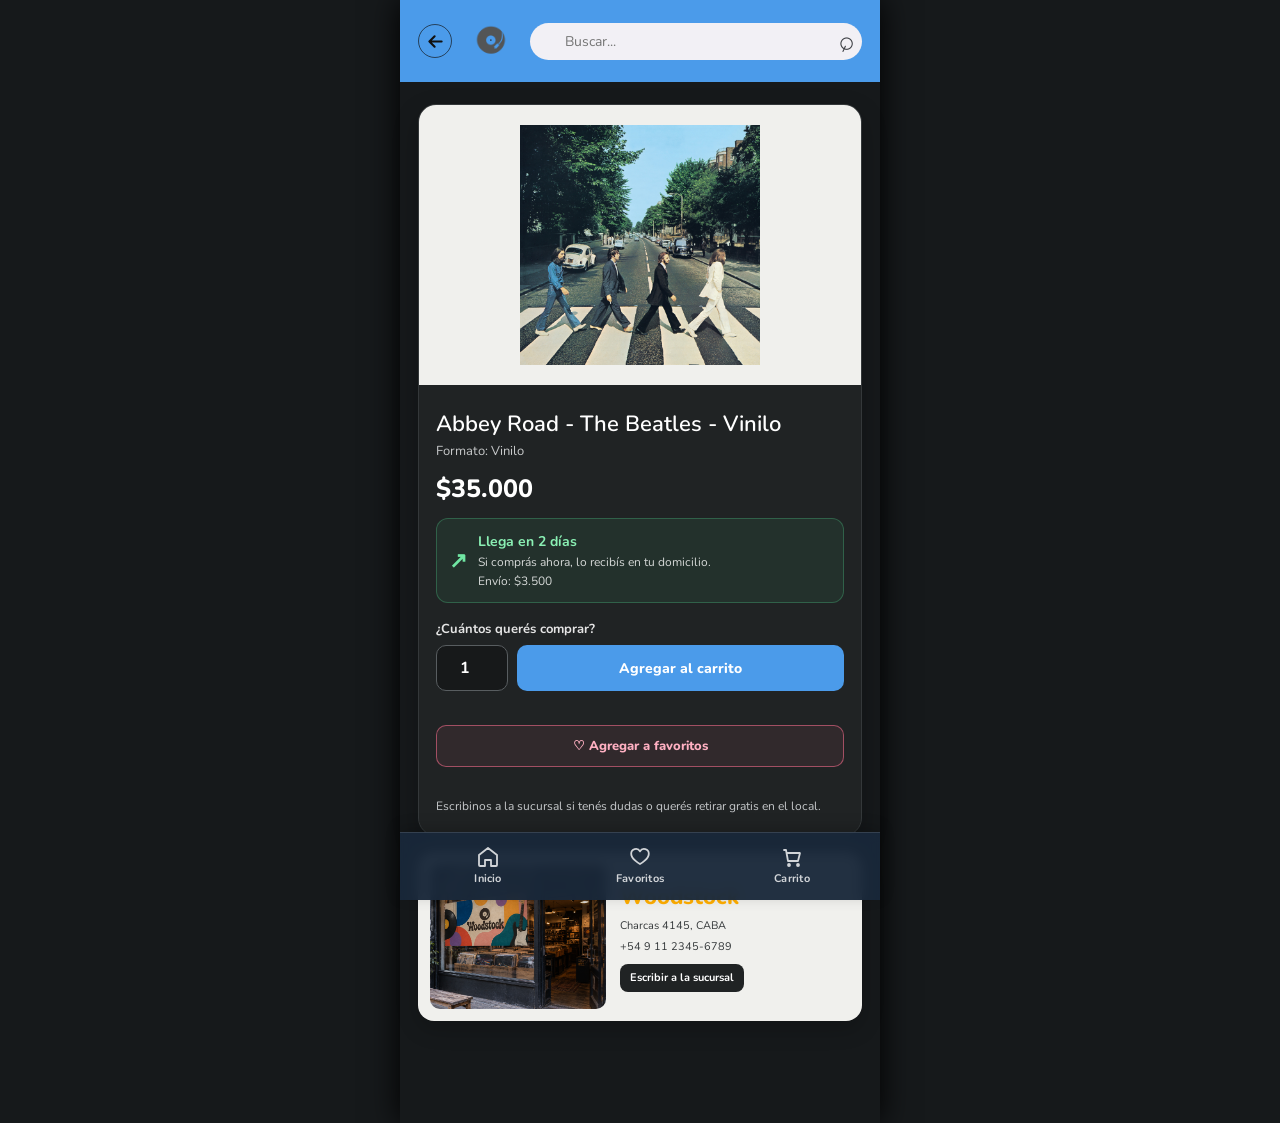
<file: html/producto.html>
<!DOCTYPE html>
<html lang="es">

<head>
    <meta charset="UTF-8">
    <meta name="viewport" content="width=device-width, initial-scale=1.0">
    <title>Producto - Woodstock</title>
    <link rel="icon" href="../img/logo.png" type="image/png">
    <link rel="stylesheet" type="text/css" href="../css/style.css"/>
</head>

<body class="product-page">
    <header class="topbar product-topbar">
        <a class="back-link" href="index.html" aria-label="Volver al inicio"><svg viewBox="0 0 24 24" aria-hidden="true"><path d="M19 12H5M11 18l-6-6 6-6"/></svg></a>
        <a class="brand" href="index.html" aria-label="Woodstock inicio"><img src="../img/logo.png" alt="Woodstock"></a>
        <form class="search-form" action="busqueda.html" method="get">
            <label class="search-box"><span class="sr-only">Buscar productos</span><input type="search" name="q" placeholder="Buscar..." aria-label="Buscar productos"><button type="submit" class="search-submit" aria-label="Buscar"><span class="search-icon">⌕</span></button></label>
        </form>
    </header>

    <main class="product-detail">
        <section class="product-main" aria-labelledby="product-name">
            <div class="product-photo-wrap"><img id="product-image" class="product-photo" src="../img/vinilos/abbey road.jpg" alt="Abbey Road - The Beatles"></div>
            <div class="product-info">
                <h1 id="product-name">Abbey Road - The Beatles - Vinilo</h1>
                <p id="product-category" class="product-category">Formato: Vinilo</p>
                <p id="product-price" class="product-price">$35.000</p>
                <div class="delivery-note">
                    <span class="delivery-icon" aria-hidden="true">↗</span>
                    <p><strong>Llega en 2 días</strong><br>Si comprás ahora, lo recibís en tu domicilio.<br>Envío: $3.500</p>
                </div>

                <label class="quantity-label" for="product-quantity">¿Cuántos querés comprar?</label>
                <div class="product-purchase">
                    <input id="product-quantity" type="number" min="1" value="1" inputmode="numeric" aria-label="Cantidad">
                    <button id="add-to-cart" class="add-to-cart" type="button">Agregar al carrito</button>
                </div>
                <p id="cart-message" class="cart-message" role="status" aria-live="polite"></p>
                <button id="toggle-favorite" class="favorite-toggle" type="button" aria-pressed="false">♡ Agregar a favoritos</button>
                <p id="favorite-message" class="favorite-message" role="status" aria-live="polite"></p>
                <p class="pickup-note">Escribinos a la sucursal si tenés dudas o querés retirar gratis en el local.</p>
            </div>
        </section>

        <section class="store-card" aria-label="Información de la sucursal Woodstock">
            <img id="store-image" src="../img/tienda.png" alt="Interior de la tienda Woodstock">
            <div class="store-info">
                <h2>Woodstock</h2>
                <p>Charcas 4145, CABA</p>
                <a href="tel:+5491123456789">+54 9 11 2345-6789 </a>
                <a class="store-contact" href="https://wa.me/5491123456789">Escribir a la sucursal</a>
            </div>
        </section>
    </main>

    <nav class="bottom-nav" aria-label="Navegación principal"><a href="index.html"><span class="nav-icon" aria-hidden="true"><svg viewBox="0 0 24 24"><path d="m3 10 9-7 9 7v10a1 1 0 0 1-1 1h-5v-6H9v6H4a1 1 0 0 1-1-1V10Z"/></svg></span>Inicio</a><a href="#"><span class="nav-icon" aria-hidden="true"><svg viewBox="0 0 24 24"><path d="M20.8 8.7c0 5.5-8.8 10.3-8.8 10.3S3.2 14.2 3.2 8.7A4.7 4.7 0 0 1 12 6.4a4.7 4.7 0 0 1 8.8 2.3Z"/></svg></span>Favoritos</a><a href="#"><span class="nav-icon" aria-hidden="true"><svg viewBox="0 0 24 24"><path d="M4 5h2l2 11h10l2-8H7M10 20a1 1 0 1 1-2 0 1 1 0 0 1 2 0Zm9 0a1 1 0 1 1-2 0 1 1 0 0 1 2 0Z"/></svg></span>Carrito</a><a href="#"><span class="nav-icon" aria-hidden="true"><svg viewBox="0 0 24 24"><path d="M4 20V7a2 2 0 0 1 2-2h12a2 2 0 0 1 2 2v13M8 5V3h8v2M8 20v-5h8v5M4 9h16"/></svg></span>Vender</a></nav>
    <script src="../js/script.js" defer></script>
</body>

</html>
</file>
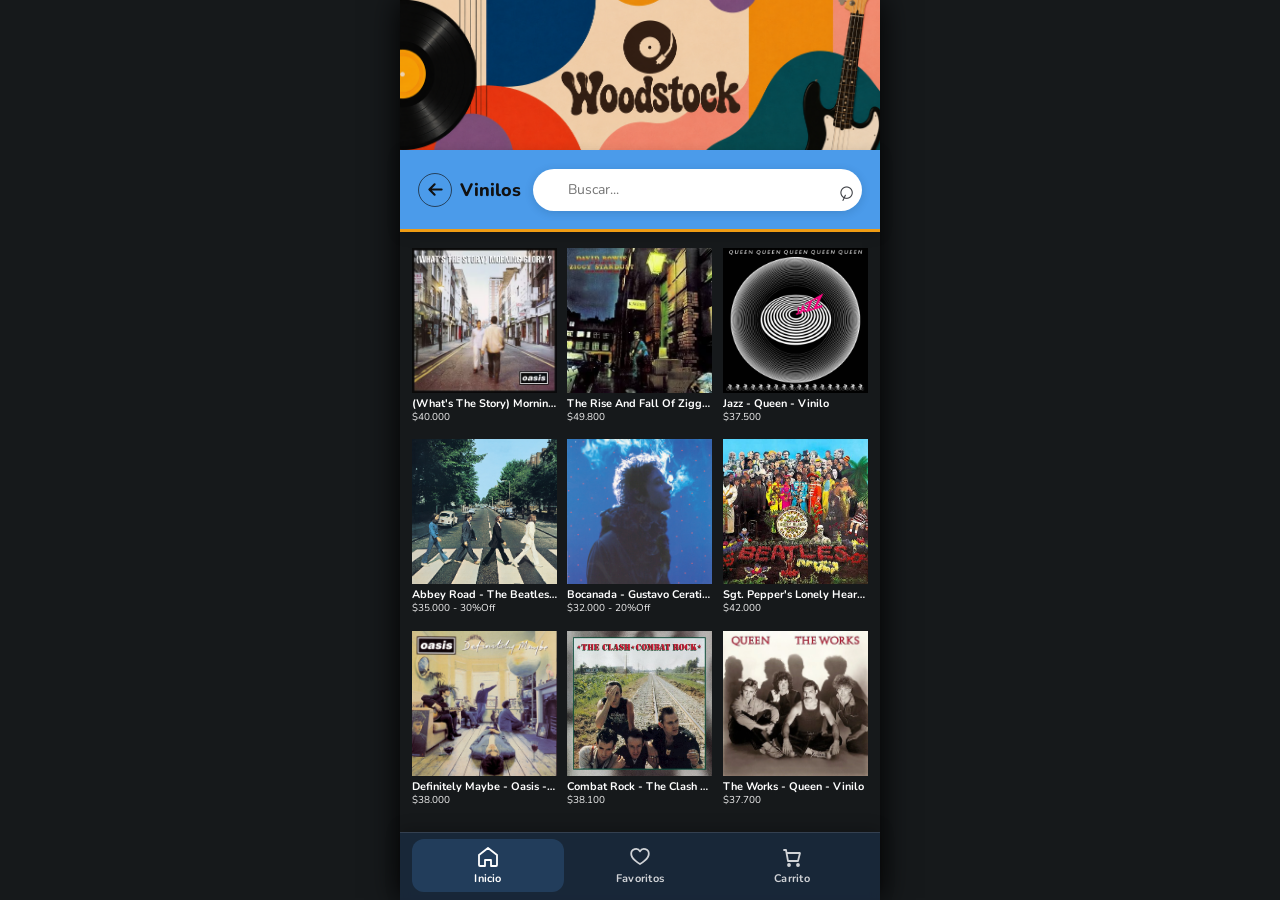
<file: html/vinilos.html>
<!DOCTYPE html>
<html lang="es">

<head>
    <meta charset="UTF-8">
    <meta name="viewport" content="width=device-width, initial-scale=1.0">
    <title>Woodstock - Vinilos</title>
    <link rel="icon" href="../img/logo.png" type="image/png">
    <link rel="stylesheet" type="text/css" href="../css/style.css"/>
</head>

<body>
    <div class="hero"><img src="../img/banner.png" alt="Selección de música Woodstock"></div>
    <header class="topbar offers-topbar">
        <div class="offers-header-row"><a class="back-link" href="index.html" aria-label="Volver al inicio"><svg viewBox="0 0 24 24" aria-hidden="true"><path d="M19 12H5M11 18l-6-6 6-6"/></svg></a><h1>Vinilos</h1></div>
        <form class="search-form" action="busqueda.html" method="get">
            <label class="search-box"><span class="sr-only">Buscar productos</span><input type="search" name="q" placeholder="Buscar..." aria-label="Buscar productos"><button type="submit" class="search-submit" aria-label="Buscar"><span class="search-icon">⌕</span></button></label>
        </form>
    </header>

    <main class="offers-page">
        <section class="offers-grid" aria-label="Vinilos">
            <article class="product-card"><img src="../img/vinilos/morning glory.avif" alt="Vinilo Morning Glory"><strong>(What's The Story) Morning Glory - Oasis - Vinilo</strong><small>$40.000</small></article>
            <article class="product-card"><img src="../img/vinilos/ziggy stardust.avif" alt="Vinilo Ziggy Stardust"><strong>The Rise And Fall Of Ziggy Stardust And The Spiders From Mars - David Bowie - Vinilo</strong><small>$49.800</small></article>
            <article class="product-card"><img src="../img/vinilos/jazz.jpeg" alt="Vinilo Jazz de Queen"><strong>Jazz - Queen - Vinilo</strong><small>$37.500</small></article>
            <article class="product-card"><img src="../img/vinilos/abbey road.jpg" alt="Vinilo Abbey Road"><strong>Abbey Road - The Beatles - Vinilo</strong><small>$35.000 - 30%Off</small></article>
            <article class="product-card"><img src="../img/vinilos/bocanada.jpg" alt="Vinilo Bocanada"><strong>Bocanada - Gustavo Cerati - Vinilo</strong><small>$32.000 - 20%Off</small></article>
            <article class="product-card"><img src="../img/vinilos/sgt pepper.jpg" alt="Vinilo Sgt. Pepper's Lonely Hearts Club Band"><strong>Sgt. Pepper's Lonely Hearts Club Band - The Beatles - Vinilo</strong><small>$42.000</small></article>
            <article class="product-card"><img src="../img/vinilos/definitely maybe.jpg" alt="Vinilo Definitely Maybe"><strong>Definitely Maybe - Oasis - Vinilo</strong><small>$38.000</small></article>
            <article class="product-card"><img src="../img/vinilos/combat rock.png" alt="Vinilo Combat Rock"><strong>Combat Rock - The Clash - Vinilo</strong><small>$38.100</small></article>
            <article class="product-card"><img src="../img/vinilos/the works.webp" alt="Vinilo The Works"><strong>The Works - Queen - Vinilo</strong><small>$37.700</small></article>
        </section>
    </main>

    <nav class="bottom-nav" aria-label="Navegación principal"><a class="active" href="index.html"><span class="nav-icon" aria-hidden="true"><svg viewBox="0 0 24 24"><path d="m3 10 9-7 9 7v10a1 1 0 0 1-1 1h-5v-6H9v6H4a1 1 0 0 1-1-1V10Z"/></svg></span>Inicio</a><a href="#"><span class="nav-icon" aria-hidden="true"><svg viewBox="0 0 24 24"><path d="M20.8 8.7c0 5.5-8.8 10.3-8.8 10.3S3.2 14.2 3.2 8.7A4.7 4.7 0 0 1 12 6.4a4.7 4.7 0 0 1 8.8 2.3Z"/></svg></span>Favoritos</a><a href="#"><span class="nav-icon" aria-hidden="true"><svg viewBox="0 0 24 24"><path d="M4 5h2l2 11h10l2-8H7M10 20a1 1 0 1 1-2 0 1 1 0 0 1 2 0Zm9 0a1 1 0 1 1-2 0 1 1 0 0 1 2 0Z"/></svg></span>Carrito</a><a href="#"><span class="nav-icon" aria-hidden="true"><svg viewBox="0 0 24 24"><path d="M4 20V7a2 2 0 0 1 2-2h12a2 2 0 0 1 2 2v13M8 5V3h8v2M8 20v-5h8v5M4 9h16"/></svg></span>Vender</a></nav>
    <script src="../js/script.js" defer></script>
</body>
</file>
<file: css/style.css>
@import url('https://fonts.googleapis.com/css2?family=Nunito:wght@400;600;700;800&display=swap');
:root { --blue: #4b9bea; --ink: #16191b; }
* { box-sizing: border-box; }
html { scroll-behavior: smooth; }
body { margin: 0; padding-bottom: 68px; background: var(--ink); color: white; font-family: 'Nunito', sans-serif; font-size: 16px; }
.topbar { height: 82px; display: flex; align-items: center; justify-content: center; gap: 12px; padding: 7px 18px; background: var(--blue); position: relative; }
.brand { width: 68px; height: 68px; display: block; border-radius: 50%; overflow: hidden; flex: 0 0 auto; margin: 0 auto; }
.brand img { width: 100%; height: 100%; object-fit: cover; }
.menu-button { display: none; }
.search-form { flex: 1; display: flex; justify-content: center; }
.search-box { position: relative; width: 100%; max-width: 100%; }
.search-box input { width: 100%; height: 37px; border: 0; border-radius: 22px; background: #f2f0f5; padding: 0 38px 0 35px; color: #333; font: 400 14px 'Nunito', sans-serif; outline: none; }
.search-submit { position: absolute; right: 8px; top: 50%; transform: translateY(-50%); background: transparent; border: 0; padding: 0; cursor: pointer; }
.search-icon { display: inline-block; font-size: 27px; color: #3c3e43; transform: rotate(-20deg); }
.sr-only { position: absolute; width: 1px; height: 1px; overflow: hidden; clip: rect(0, 0, 0, 0); }
.offers-topbar { height: 82px; display: flex; align-items: center; gap: 12px; padding: 7px 18px; border-bottom: 3px solid #ef9c14; box-shadow: 0 3px 12px rgba(0, 0, 0, 0.18); }
.offers-header-row { display: flex; align-items: center; justify-content: flex-start; gap: 8px; flex: 0 0 auto; }
.offers-header-row h1 { margin: 0; padding: 0; background: transparent; color: #111; font-size: 18px; font-weight: 800; text-align: left; text-decoration: none; }
.back-link { display: grid; place-items: center; width: 34px; height: 34px; border: 1px solid rgba(17, 17, 17, 0.65); border-radius: 50%; color: #111; text-decoration: none; transition: background-color 0.2s ease, border-color 0.2s ease, transform 0.2s ease; }
.back-link svg { width: 21px; height: 21px; fill: none; stroke: currentColor; stroke-width: 2.4; stroke-linecap: round; stroke-linejoin: round; }
.back-link:hover { background: rgba(17, 17, 17, 0.12); border-color: #111; transform: translateX(-2px); }
.offers-topbar .search-form { flex: 1; min-width: 0; }
.offers-topbar .search-box input { height: 42px; background: #fff; box-shadow: 0 2px 8px rgba(17, 49, 78, 0.18); }
.hero { display: block; height: 86px; overflow: hidden; background: #ef9c14; }
.hero img { width: 100%; height: 100%; display: block; object-fit: cover; }
.catalog { padding: 0 12px 20px; overflow: hidden; }
.weekly-section { margin: 0 -12px 16px; padding: 0 12px 12px; background: #1d1f20; border-bottom: 1px solid #3b3d3e; }
.weekly-section > h1 { display: flex; align-items: center; justify-content: center; gap: 12px; margin: 0 0 12px; padding: 14px 0 12px; border-bottom: 1px solid #3b3d3e; background: transparent; font-size: 22px; font-weight: 800; line-height: 1.15; text-align: center; text-decoration: none; }
.weekly-section > h1::before, .weekly-section > h1::after { width: clamp(18px, 7vw, 42px); height: 2px; flex: 0 1 42px; border-radius: 2px; background: #ef9c14; content: ''; }
h1 { font-size: 18px; font-weight: 600; text-align: center; text-decoration: underline; text-underline-offset: 3px; margin: 0 -12px 10px; padding: 7px 0 5px; background: #181818; }
h2 { margin: 0; font-size: 14px; font-weight: 700; }
.product-row { display: flex; gap: 7px; overflow-x: hidden; scrollbar-width: none; padding-bottom: 5px; transition: transform 0.45s ease, opacity 0.45s ease; }
.product-row::-webkit-scrollbar { display: none; }
.product-card { min-width: calc((100vw - 38px) / 3); max-width: 120px; overflow: hidden; transition: transform 0.45s ease, opacity 0.45s ease; will-change: transform, opacity; }
.product-card img { width: 100%; height: 70px; display: block; object-fit: cover; background: #e9e9e9; transition: transform 0.45s ease; }
.weekly-section .product-row { gap: 5px; overflow-x: hidden; }
.weekly-section .product-card { min-width: 0; max-width: none; flex: 1 1 0; }
.weekly-section .product-card img { height: auto; aspect-ratio: 1 / 1; object-fit: contain; }
.product-card strong, .product-card small { display: block; overflow: hidden; text-overflow: ellipsis; white-space: nowrap; }
.product-card strong { margin-top: 3px; font-size: 12px; font-weight: 700; }
.product-card small { color: #eee; font-size: 10px; line-height: 12px; }
.category { margin-top: 0; position: relative; }
.category-heading { height: 36px; display: flex; align-items: center; justify-content: space-between; gap: 8px; position: relative; z-index: 2; }
.category-heading h2 { display: flex; align-items: center; }
.category-link { color: inherit; text-decoration: none; }
.category-link:hover { text-decoration: underline; text-underline-offset: 3px; }
.category-carousel { display: flex; align-items: center; gap: 7px; }
.carousel-controls { display: flex; flex: 0 0 auto; gap: 4px; }
.category-carousel .category-arrow { display: grid; place-items: center; width: 27px; height: 30px; padding: 0 0 3px; background: rgba(75, 155, 234, 0.65); border: 1px solid rgba(255, 255, 255, 0.9); border-radius: 7px; color: #fff; font-size: 22px; line-height: 1; cursor: pointer; box-shadow: 0 2px 8px rgba(0, 0, 0, 0.25); transform: translateY(-10px); transition: transform 0.2s ease, background-color 0.2s ease, box-shadow 0.2s ease; }
.category-carousel .category-arrow:hover { background: rgba(75, 155, 234, 0.9); transform: translateY(-10px) scale(1.05); box-shadow: 0 4px 10px rgba(0, 0, 0, 0.3); }
.category-carousel .product-row { flex: 1; min-width: 0; gap: 5px; }
.category-carousel .product-card { min-width: 0; max-width: none; flex: 1 1 0; }
.category[data-category="ofertas"] .category-heading h2::after { content: ''; display: inline-block; width: 4px; height: 4px; margin: 0 0 1px 3px; background: #ffae00; border-radius: 50%; }
.search-page { padding: 16px 12px 24px; }
.search-title { margin: 0 0 16px; font-size: 20px; text-align: center; }
.search-results { display: grid; grid-template-columns: repeat(3, minmax(0, 1fr)); gap: 12px; }
.search-results .product-card { min-width: 0; max-width: none; width: 100%; }
.search-results .product-card img { height: 96px; }
.search-results .product-card strong { font-size: 11px; }
.search-empty { color: #ddd; text-align: center; margin-top: 12px; font-size: 14px; }
.offers-page { padding: 16px 12px 24px; }
.offers-grid { display: grid; grid-template-columns: repeat(3, minmax(0, 1fr)); gap: 16px 10px; }
.offers-grid .product-card { min-width: 0; max-width: none; width: 100%; }
.offers-grid .product-card img { height: auto; aspect-ratio: 1 / 1; object-fit: cover; }
.offers-grid .product-card strong { font-size: 11px; }
.offers-grid .product-card small { font-size: 10px; }
.bottom-nav {
  position: fixed;
  z-index: 10;
  bottom: 0;
  left: 0;
  right: 0;
  height: 68px;
  display: flex;
  justify-content: space-around;
  align-items: center;
  padding: 8px 12px 10px;
  background: rgba(25, 40, 58, 0.96);
  border-top: 1px solid rgba(255, 255, 255, 0.12);
  backdrop-filter: blur(6px);
  box-shadow: 0 -4px 14px rgba(0, 0, 0, 0.2);
}
.bottom-nav a {
  flex: 1;
  min-width: 54px;
  color: rgba(255, 255, 255, 0.8);
  text-decoration: none;
  text-align: center;
  font-size: 11px;
  font-weight: 700;
  letter-spacing: 0.02em;
  display: flex;
  flex-direction: column;
  align-items: center;
  justify-content: center;
  gap: 2px;
  padding: 6px 4px;
  border-radius: 12px;
  transition: all 0.2s ease;
}
.bottom-nav a.active,
.bottom-nav a:hover {
  color: #fff;
  background: rgba(75, 155, 234, 0.2);
}
.bottom-nav span {
  display: block;
  height: 24px;
  line-height: 24px;
}
.bottom-nav .nav-icon { width: 24px; height: 24px; }
.bottom-nav .nav-icon svg { width: 100%; height: 100%; fill: none; stroke: currentColor; stroke-width: 1.8; stroke-linecap: round; stroke-linejoin: round; }
.product-card-link { display: block; color: inherit; text-decoration: none; }
.product-card-link:focus-visible { outline: 2px solid #ffae00; outline-offset: 3px; border-radius: 4px; }
.product-card { cursor: pointer; }
.product-detail { padding: 16px 14px 30px; }
.product-main { overflow: hidden; border: 1px solid #34383a; border-radius: 18px; background: #202324; box-shadow: 0 10px 26px rgba(0, 0, 0, 0.24); }
.product-photo-wrap { display: grid; place-items: center; min-height: 240px; padding: 16px; background: #f0f0ed; }
.product-photo { display: block; width: 100%; max-height: 240px; aspect-ratio: 1 / 1; object-fit: contain; }
.product-info { padding: 18px 17px 20px; }
.product-info h1 { margin: 8px 0 5px; padding: 0; background: transparent; font-size: 22px; line-height: 1.2; text-align: left; text-decoration: none; overflow-wrap: anywhere; }
.product-category { margin: 0; color: #c7c9ca; font-size: 13px; }
.product-price { margin: 12px 0; color: #fff; font-size: 25px; font-weight: 800; }
.delivery-note { display: flex; align-items: center; gap: 11px; margin: 0 0 17px; padding: 12px; border: 1px solid rgba(81, 209, 138, 0.3); border-radius: 12px; background: rgba(81, 209, 138, 0.08); }
.delivery-icon { color: #70e6a3; font-size: 22px; font-weight: 800; }
.delivery-note p { margin: 0; color: #d5d8d7; font-size: 12px; line-height: 1.55; }
.delivery-note strong { color: #8af0b4; font-size: 14px; }
.quantity-label { display: block; margin-bottom: 7px; color: #e5e5e5; font-size: 13px; font-weight: 700; }
.product-purchase { display: flex; gap: 9px; }
.product-purchase input { width: 72px; min-height: 46px; border: 1px solid #585d60; border-radius: 10px; background: #17191a; color: #fff; font: 700 16px 'Nunito', sans-serif; text-align: center; }
.add-to-cart { flex: 1; min-height: 46px; padding: 9px 12px; border: 0; border-radius: 10px; background: var(--blue); color: #fff; font: 800 14px 'Nunito', sans-serif; cursor: pointer; transition: background-color 0.2s ease, transform 0.2s ease; }
.add-to-cart:hover { background: #3488dc; transform: translateY(-1px); }
.add-to-cart:focus-visible, .product-purchase input:focus-visible { outline: 2px solid #ffae00; outline-offset: 2px; }
.cart-message { min-height: 18px; margin: 8px 0 0; color: #8af0b4; font-size: 12px; }
.cart-message.is-error { color: #ff9999; }
.favorite-toggle { width: 100%; min-height: 42px; margin-top: 8px; border: 1px solid rgba(255, 111, 145, 0.55); border-radius: 10px; background: rgba(255, 111, 145, 0.08); color: #ffb0c2; font: 800 13px 'Nunito', sans-serif; cursor: pointer; transition: background-color 0.2s ease, transform 0.2s ease; }
.favorite-toggle:hover, .favorite-toggle.is-favorite { background: rgba(255, 111, 145, 0.18); }
.favorite-toggle:focus-visible { outline: 2px solid #ffae00; outline-offset: 2px; }
.favorite-message { min-height: 16px; margin: 5px 0 0; color: #ffb0c2; font-size: 11px; }
.favorite-message.is-error { color: #ff9999; }
.pickup-note { margin: 9px 0 0; color: #c5c8ca; font-size: 12px; line-height: 1.5; }
.store-card { display: grid; grid-template-columns: 40% 1fr; gap: 14px; margin-top: 16px; padding: 12px; border-radius: 16px; background: #f0f0ed; color: #202324; box-shadow: 0 8px 22px rgba(0, 0, 0, 0.2); }
.store-card > img { width: 100%; height: 100%; min-height: 145px; max-height: 190px; border-radius: 10px; background: #ddd; object-fit: cover; }
.store-info { display: flex; flex-direction: column; align-items: flex-start; justify-content: center; gap: 6px; min-width: 0; }
.store-info h2 { margin: 0; color: #ffae00; font-size: 22px; font-weight: 800; }
.store-info p, .store-info > a { margin: 0; color: #34383a; font-size: 11px; line-height: 1.4; overflow-wrap: anywhere; text-decoration: none; }
.store-info .store-contact { display: inline-flex; margin-top: 4px; padding: 6px 10px; border-radius: 8px; background: #202324; color: #fff; font-weight: 700; }
.product-topbar .back-link { flex: 0 0 auto; }
.product-topbar .brand { width: 54px; height: 54px; margin: 0; }
.product-topbar .search-form { min-width: 0; }
.cart-page { padding: 20px 14px 30px; }
.cart-heading { display: flex; align-items: flex-end; justify-content: space-between; gap: 10px; margin-bottom: 16px; }
.cart-eyebrow { color: #ffae00; font-size: 10px; font-weight: 800; letter-spacing: 0.14em; }
.cart-heading h2 { margin-top: 3px; font-size: 23px; }
.cart-item-count { padding-bottom: 2px; color: #b9c0c5; font-size: 12px; }
.cart-items { display: grid; gap: 9px; }
.cart-item { display: grid; grid-template-columns: 62px minmax(0, 1fr) auto; align-items: center; gap: 10px; padding: 10px; border: 1px solid #393d3f; border-radius: 12px; background: #222526; }
.favorite-item-link { display: contents; color: inherit; text-decoration: none; }
.favorite-item-link:focus-visible { outline: 2px solid #ffae00; outline-offset: 2px; }
.favorite-remove-button { grid-column: 3; grid-row: 1; align-self: end; padding: 5px 8px; border: 1px solid rgba(255, 111, 145, 0.4); border-radius: 7px; background: rgba(255, 111, 145, 0.08); color: #ffb0c2; font: 700 10px 'Nunito', sans-serif; cursor: pointer; }
.cart-item-image { width: 62px; height: 62px; border-radius: 7px; background: #f0f0ed; object-fit: contain; }
.cart-item-details { min-width: 0; }
.cart-item-details h3 { margin: 0; overflow: hidden; color: #fff; font-size: 12px; font-weight: 800; text-overflow: ellipsis; white-space: nowrap; }
.cart-item-details p { margin: 3px 0; color: #aeb5b9; font-size: 10px; }
.cart-item-details strong { color: #e8e9e9; font-size: 11px; }
.cart-item-controls { display: flex; align-items: center; gap: 6px; }
.cart-quantity-button { display: grid; place-items: center; width: 26px; height: 28px; border: 1px solid #4d5356; border-radius: 7px; background: #17191a; color: #fff; font: 700 16px 'Nunito', sans-serif; cursor: pointer; }
.cart-quantity { min-width: 15px; color: #fff; font-size: 12px; text-align: center; }
.cart-remove-button { grid-column: 2 / -1; justify-self: end; padding: 0; border: 0; background: transparent; color: #ff9d9d; font: 700 10px 'Nunito', sans-serif; cursor: pointer; }
.cart-quantity-button:focus-visible, .cart-remove-button:focus-visible, .checkout-button:focus-visible { outline: 2px solid #ffae00; outline-offset: 2px; }
.cart-summary { margin-top: 17px; padding: 15px; border: 1px solid #3c4245; border-radius: 14px; background: #202324; }
.cart-breakdown-row { display: flex; align-items: center; justify-content: space-between; margin-bottom: 8px; color: #c5c9cb; font-size: 12px; }
.cart-breakdown-row strong { color: #e8e9e9; }
.cart-total-row { display: flex; align-items: center; justify-content: space-between; font-size: 16px; }
.cart-total-row { margin-top: 10px; padding-top: 11px; border-top: 1px solid #414648; }
.cart-total-row strong { color: #fff; font-size: 20px; }
.cart-summary > p { margin: 6px 0 13px; color: #bbc0c2; font-size: 11px; }
.checkout-button { width: 100%; min-height: 42px; border: 0; border-radius: 9px; background: #e7e7e7; color: #16191b; font: 800 13px 'Nunito', sans-serif; cursor: pointer; }
.checkout-message { margin: 8px 0 0; color: #8af0b4; font-size: 11px; text-align: center; }
.purchase-confirmation { display: grid; justify-items: center; gap: 10px; margin-top: 24px; padding: 30px 20px; border: 1px solid rgba(81, 209, 138, 0.3); border-radius: 18px; background: linear-gradient(145deg, #202b27, #202324 75%); text-align: center; animation: confirmation-enter 0.45s ease both; }
.purchase-confirmation[hidden] { display: none; }
.confirmation-icon { display: grid; place-items: center; width: 76px; height: 76px; border-radius: 50%; background: rgba(81, 209, 138, 0.12); color: #70e6a3; }
.confirmation-icon svg { width: 64px; height: 64px; overflow: visible; }
.confirmation-circle, .confirmation-check { fill: none; stroke: currentColor; stroke-width: 3; stroke-linecap: round; stroke-linejoin: round; }
.confirmation-circle { stroke-dasharray: 170; stroke-dashoffset: 170; animation: confirmation-draw 0.55s ease forwards; }
.confirmation-check { stroke-dasharray: 42; stroke-dashoffset: 42; animation: confirmation-draw 0.32s 0.42s ease forwards; }
.purchase-confirmation h2 { margin: 4px 0 0; color: #8af0b4; font-size: 22px; }
.purchase-confirmation p { max-width: 270px; margin: 0; color: #d5d8d7; font-size: 13px; line-height: 1.5; }
.purchase-confirmation > a { margin-top: 7px; padding: 9px 16px; border-radius: 9px; background: var(--blue); color: white; font-size: 12px; font-weight: 800; text-decoration: none; }
@keyframes confirmation-draw { to { stroke-dashoffset: 0; } }
@keyframes confirmation-enter { from { opacity: 0; transform: translateY(10px); } to { opacity: 1; transform: translateY(0); } }
.cart-empty { display: grid; justify-items: center; gap: 8px; padding: 35px 18px; border: 1px dashed #464c4f; border-radius: 16px; color: #c2c7ca; text-align: center; }
.cart-empty[hidden], .cart-summary[hidden], .cart-heading[hidden], .cart-items[hidden] { display: none; }
.empty-cart-icon { display: grid; place-items: center; width: 54px; height: 54px; border-radius: 50%; background: rgba(75, 155, 234, 0.14); color: #80bafa; }
.empty-cart-icon svg { width: 28px; height: 28px; fill: none; stroke: currentColor; stroke-width: 1.7; stroke-linecap: round; stroke-linejoin: round; }
.cart-empty h2 { margin: 0; color: #fff; font-size: 17px; }
.cart-empty p { margin: 0; font-size: 12px; }
.cart-empty > a { margin-top: 5px; padding: 9px 14px; border-radius: 8px; background: var(--blue); color: #fff; font-size: 12px; font-weight: 800; text-decoration: none; }
.cart-error { padding: 10px; border-radius: 8px; background: rgba(255, 100, 100, 0.12); color: #ff9999; font-size: 12px; }
@media (min-width: 600px) {
  .product-detail { padding: 22px 18px 34px; }
  .product-photo-wrap { min-height: 280px; }
  .store-card { grid-template-columns: 42% 1fr; }
}
@media (min-width: 600px) { body { max-width: 480px; margin: 0 auto; box-shadow: 0 0 30px #000; } .bottom-nav { max-width: 480px; left: 50%; right: auto; width: 100%; transform: translateX(-50%); } .hero { height: 150px; } .product-card { min-width: 140px; } .product-card img { height: 100px; } .weekly-section .product-card { min-width: 0; } .weekly-section .product-card img { height: auto; } }
</file>
